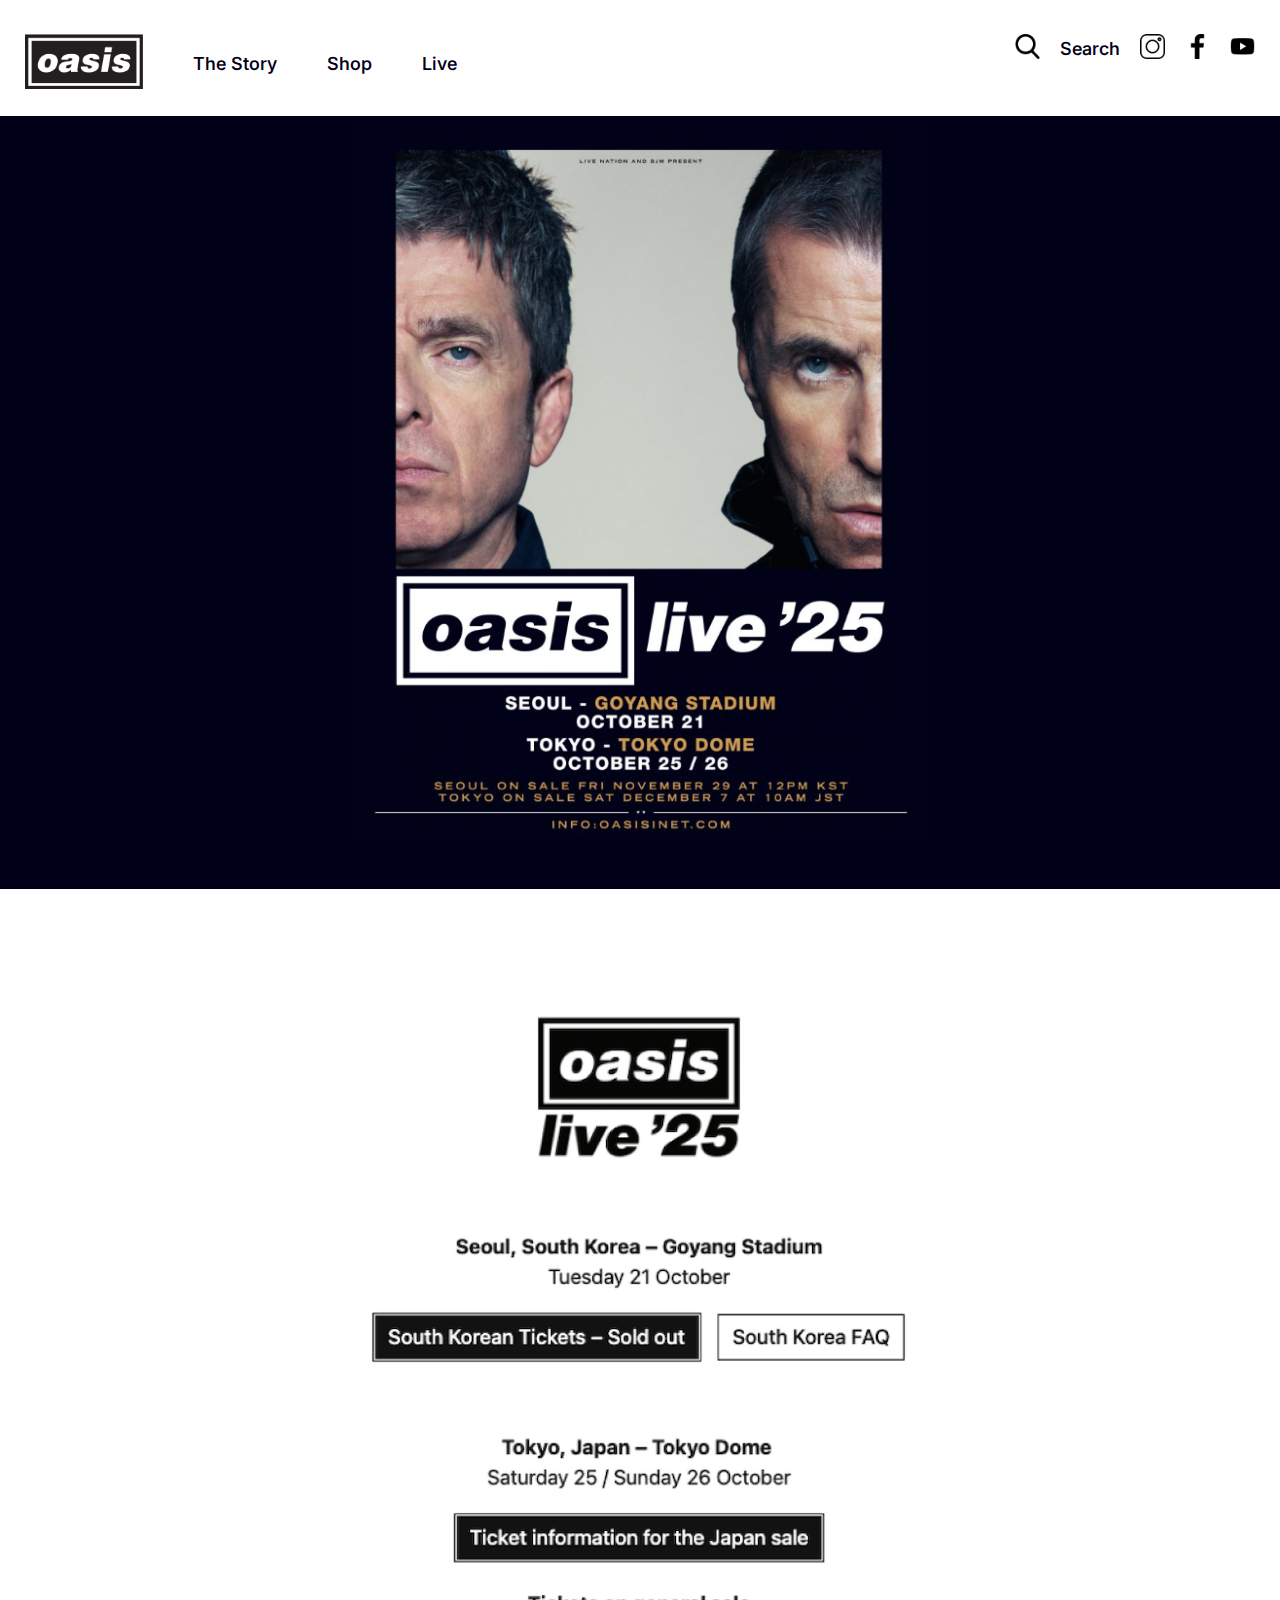
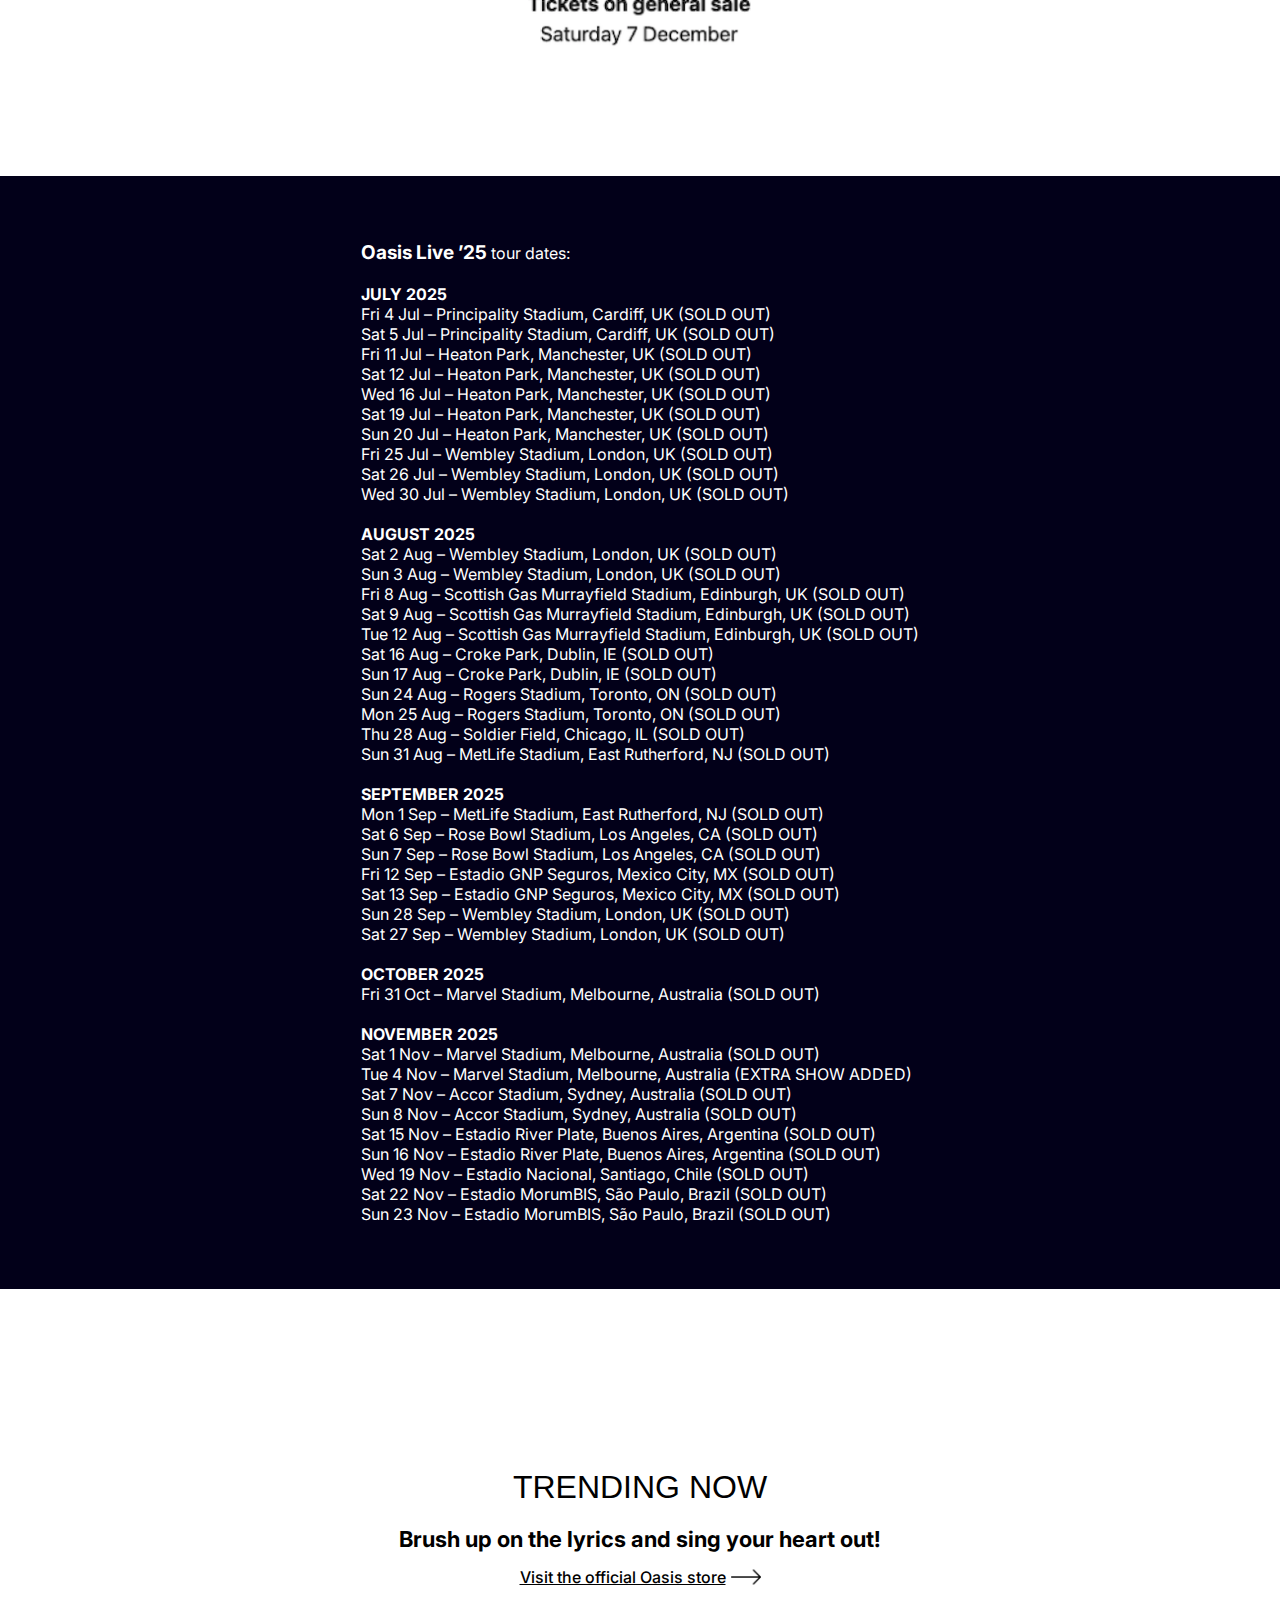
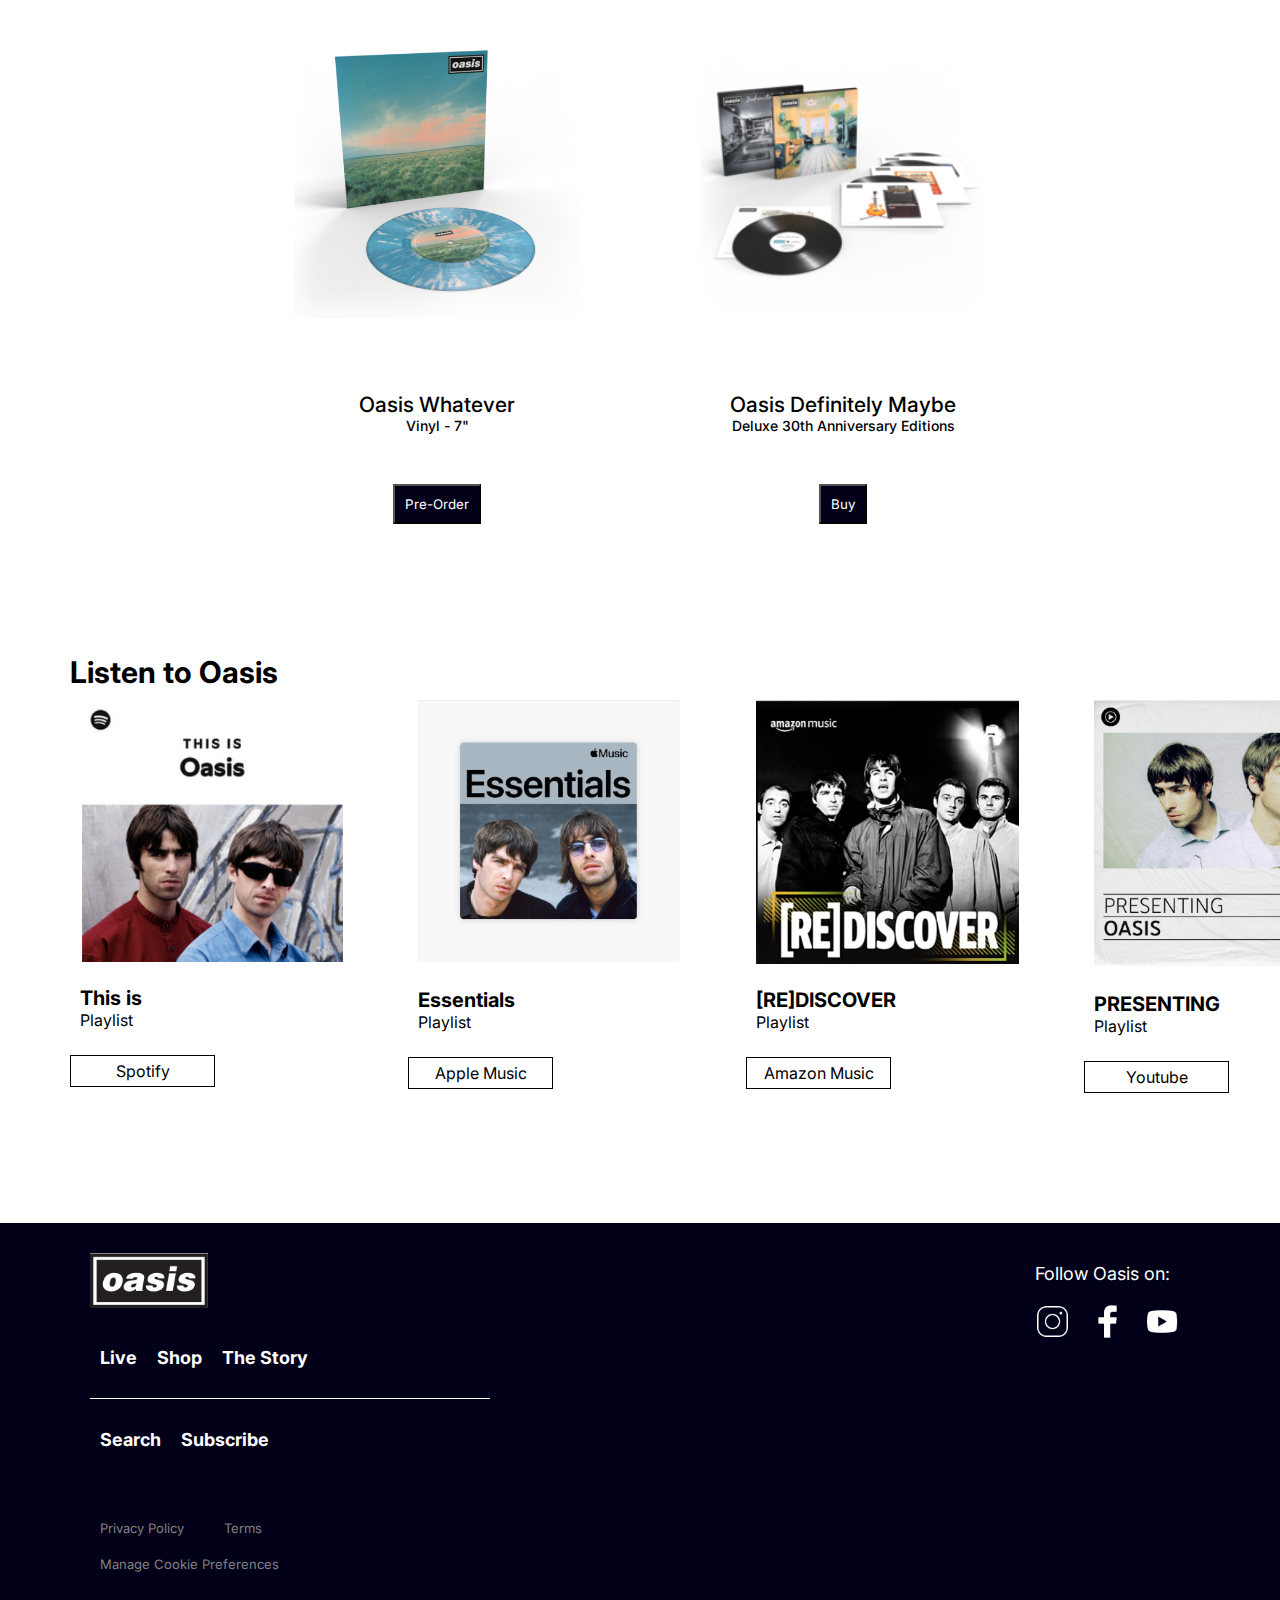
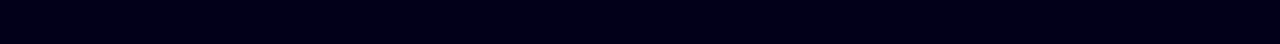
<file: index.html>
<!DOCTYPE html>
<html lang="es">
<head>
    <meta charset="UTF-8">
    <meta name="viewport" content="width=device-width, initial-scale=1.0">
    <title>Oasis | Official Website</title>
    <link rel="stylesheet" href="assets/css/oasis-store-style.css">
    <link href="https://fonts.googleapis.com/css2?family=Inter:wght@100;200;300;400;500;600;700;800;900&display=swap" rel="stylesheet">


</head>
<body>
    <header>
        <nav>
        <div class="left-nav">
        <li><a href="index.html" target="_blank"><img class="logooasis" src="assets/images/oasis-logo.png" alt=""></a></li>
        <li><a href="oasis-store-story.html" target="_blank">The Story</a></li>
        <li><a href="oasis-store-shop.html" target="_blank">Shop</a></li>
        <li><a href="index.html" target="_blank">Live</a></li>
        </div>
        <div class="right-nav">
        <li><img class="icono" src="assets/images/lupa-icon.png" alt=""></li>
        <li>Search</li>
        <li><a href="https://www.instagram.com/oasis/" target="_blank"><img class="icono" src="assets/images/instagram-icon.png" alt=""></a></li>
        <li><a href="https://www.facebook.com/OasisOfficial" target="_blank"><img class="icono" src="assets/images/facebook-icon.png" alt=""></a></li>
        <li><a href="https://www.youtube.com/channel/UCUDVBtnOQi4c7E8jebpjc9Q" target="_blank"><img class="icono" src="assets/images/youtube-icon.png" alt=""></a></li>
        </div>
        </nav>
    </header>
    
    <div class="home-page">
        <div class="oasis-live1">
        <img src="assets/images/oasis-live1.png" alt="" style="width: 580px;">
        </div>
        
        <div class="oasis-live2">
        <img src="assets/images/oasis-live2.png" alt="" style="width: 614px;">
        </div>

        <div class="oasis-live3">
            <p>
                <b style="font-weight: bolder; font-size: 19px;">Oasis Live ’25</b> tour dates: <br>
                <br>
                <b>JULY 2025</b> <br>
                Fri 4 Jul – Principality Stadium, Cardiff, UK (SOLD OUT) <br>
                Sat 5 Jul – Principality Stadium, Cardiff, UK (SOLD OUT) <br>
                Fri 11 Jul – Heaton Park, Manchester, UK (SOLD OUT) <br>
                Sat 12 Jul – Heaton Park, Manchester, UK (SOLD OUT) <br>
                Wed 16 Jul – Heaton Park, Manchester, UK (SOLD OUT) <br>
                Sat 19 Jul – Heaton Park, Manchester, UK (SOLD OUT) <br>
                Sun 20 Jul – Heaton Park, Manchester, UK (SOLD OUT) <br>
                Fri 25 Jul – Wembley Stadium, London, UK (SOLD OUT) <br>
                Sat 26 Jul – Wembley Stadium, London, UK (SOLD OUT) <br>
                Wed 30 Jul – Wembley Stadium, London, UK (SOLD OUT) <br>
                <br>
                <b>AUGUST 2025</b> <br>
                Sat 2 Aug – Wembley Stadium, London, UK (SOLD OUT) <br>
                Sun 3 Aug – Wembley Stadium, London, UK (SOLD OUT) <br>
                Fri 8 Aug – Scottish Gas Murrayfield Stadium, Edinburgh, UK (SOLD OUT) <br>
                Sat 9 Aug – Scottish Gas Murrayfield Stadium, Edinburgh, UK (SOLD OUT) <br>
                Tue 12 Aug – Scottish Gas Murrayfield Stadium, Edinburgh, UK (SOLD OUT) <br>
                Sat 16 Aug – Croke Park, Dublin, IE (SOLD OUT) <br>
                Sun 17 Aug – Croke Park, Dublin, IE (SOLD OUT) <br>
                Sun 24 Aug – Rogers Stadium, Toronto, ON (SOLD OUT) <br>
                Mon 25 Aug – Rogers Stadium, Toronto, ON (SOLD OUT) <br>
                Thu 28 Aug – Soldier Field, Chicago, IL (SOLD OUT) <br>
                Sun 31 Aug – MetLife Stadium, East Rutherford, NJ (SOLD OUT) <br>
                <br>
                <b>SEPTEMBER 2025</b> <br>
                Mon 1 Sep – MetLife Stadium, East Rutherford, NJ (SOLD OUT) <br>
                Sat 6 Sep – Rose Bowl Stadium, Los Angeles, CA (SOLD OUT) <br>
                Sun 7 Sep – Rose Bowl Stadium, Los Angeles, CA (SOLD OUT) <br>
                Fri 12 Sep – Estadio GNP Seguros, Mexico City, MX (SOLD OUT) <br>
                Sat 13 Sep – Estadio GNP Seguros, Mexico City, MX (SOLD OUT) <br>
                Sun 28 Sep – Wembley Stadium, London, UK (SOLD OUT) <br>
                Sat 27 Sep – Wembley Stadium, London, UK (SOLD OUT) <br>
                <br>
                <b>OCTOBER 2025</b> <br>
                Fri 31 Oct – Marvel Stadium, Melbourne, Australia (SOLD OUT) <br>
                <br>
                <b>NOVEMBER 2025</b> <br>
                Sat 1 Nov – Marvel Stadium, Melbourne, Australia (SOLD OUT) <br>
                Tue 4 Nov – Marvel Stadium, Melbourne, Australia (EXTRA SHOW ADDED) <br>
                Sat 7 Nov – Accor Stadium, Sydney, Australia (SOLD OUT) <br>
                Sun 8 Nov – Accor Stadium, Sydney, Australia (SOLD OUT) <br>
                Sat 15 Nov – Estadio River Plate, Buenos Aires, Argentina (SOLD OUT) <br>
                Sun 16 Nov – Estadio River Plate, Buenos Aires, Argentina (SOLD OUT) <br>
                Wed 19 Nov – Estadio Nacional, Santiago, Chile (SOLD OUT) <br>
                Sat 22 Nov – Estadio MorumBIS, São Paulo, Brazil (SOLD OUT) <br>
                Sun 23 Nov – Estadio MorumBIS, São Paulo, Brazil (SOLD OUT) <br>
            </p>
        </div>

        <div class="selected-collection-home">
            <div class="message">
            <li class="message-title">TRENDING NOW</li>
            <li class="message-text" >Brush up on the lyrics and sing your heart out!</li>
            <li class="visit-store">
                <a href="oasis-store-shop.html" target="_blank">Visit the official Oasis store
                <img src="assets/images/right-arrow.png" alt=""></a>
            </li>
            </div>
            <div class="selected-product">
            <div class="item">
                <li><img src="assets/images/oasis-whatever.png" alt=""></li>
                <li style="font-size: 21px; padding-bottom: 0%; padding-top: 60px;">Oasis Whatever</li>
                <li style="font-size: 14px; padding-top: 0%; padding-bottom: 50px;">Vinyl - 7"</li>
                <button class="addbasket"><a href="oasis-store-product2.html" target="_blank">Pre-Order</a></>
            </div>
            <div class="item">
                <li><img src="assets/images/productimage2.png" alt=""></li>
                <li style="font-size: 21px; padding-bottom: 0%; padding-top: 60px;">Oasis Definitely Maybe</li>
                <li style="font-size: 14px; padding-top: 0%; padding-bottom: 50px;">Deluxe 30th Anniversary Editions</li>
                <button class="addbasket"><a href="oasis-store-product.html" target="_blank">Buy</a></>
            </div>
            </div>
        </div>

        <div class="listen">
            <p>Listen to Oasis</p>
            <div class="playlist">
            <div class="playlist-media">
                <li><img src="assets/images/oasis-spotify.png" alt=""></li>
                <li style="font-size: 20px; font-weight: bolder;  padding-bottom: 0%;">This is</li>
                <li style="padding-top: 0%; padding-bottom: 25px;">Playlist</li>
                <li class="audioformat" style="width: 145px;"><a href="https://open.spotify.com/playlist/37i9dQZF1DZ06evO1vHAZO" target="_blank">Spotify</a></li>
            </div>
            <div class="playlist-media">
                <li><img src="assets/images/oasis-apple.png" alt=""></li>
                <li style="font-size: 20px; font-weight: bolder; padding-bottom: 0%;">Essentials</li>
                <li style="padding-top: 0%; padding-bottom: 25px;">Playlist</li>
                <li class="audioformat" style="width: 145px;"><a href="https://music.apple.com/us/playlist/oasis-essentials/pl.ef734a314b8a4d68af6a03918f24fb36" target="blank">Apple Music</a></li>
            </div>
            <div class="playlist-media">
                <li><img src="assets/images/oasis-amazon.png" alt=""></li>
                <li style="font-size: 20px; font-weight: bolder; padding-bottom: 0%;">[RE]DISCOVER</li>
                <li style="padding-top: 0%; padding-bottom: 25px;">Playlist</li>
                <li class="audioformat" style="width: 145px;"><a href="https://www.amazon.es/REDISCOVER-Oasis/dp/B0DCP8SRH2" target="_blank">Amazon Music</a></li>
            </div>
            <div class="playlist-media">
                <li><img src="assets/images/oasis-youtube.png" alt=""></li>
                <li style="font-size: 20px; font-weight: bolder; padding-bottom: 0%;">PRESENTING</li>
                <li style="padding-top: 0%; padding-bottom: 25px;">Playlist</li>
                <li class="audioformat" style="width: 145px;"><a href="https://www.youtube.com/playlist?list=RDCLAK5uy_kIHyENe_MJL0ztoFsyFrKTZFQMsVmXzWo" target="_blank">Youtube</a></li>
            </div>
            </div>
        </div>
    </div>
    
    

    <footer>
    
    <div class="footerleft">
        <a href="index.html" target="_blank"><img class="logooasis" src="assets/images/oasis-logo.png" alt=""></a>
        <div class="footlist" style="padding-top: 25px;">
            <li><a href="index.html" target="_blank">Live</a></li>
            <li><a href="oasis-store-shop.html" target="_blank">Shop</a></li>
            <li><a href="oasis-store-story.html" target="_blank">The Story</a></li>
        </div>
        <div class="whiteline"></div>
        <div class="footlist">
            <li>Search</li>
            <li>Subscribe</li>
        </div>
        <div class="terms">
            <div class="top">
                <li>Privacy Policy</li>
                <li>Terms</li>
            </div>
            <li class="bottom">Manage Cookie Preferences</li>
        </div>
    </div>
    
    <div class="footerright">
        <div><li>Follow Oasis on:</li></div>
        <div class="footlist">
            <li><a href="https://www.instagram.com/oasis/" target="_blank"><img class="iconow" src="assets/images/instagram-iconwhite.png" alt=""></a></li>
            <li><a href="https://www.facebook.com/OasisOfficial" target="_blank"><img class="iconow" src="assets/images/facebook-iconwhite.png" alt=""></a></li>
            <li><a href="https://www.youtube.com/channel/UCUDVBtnOQi4c7E8jebpjc9Q" target="_blank"><img class="iconow" src="assets/images/youtube-iconwhite.png" alt=""></a></li>
        </div>
    </div>
    </footer>


</body>
</html>
</file>
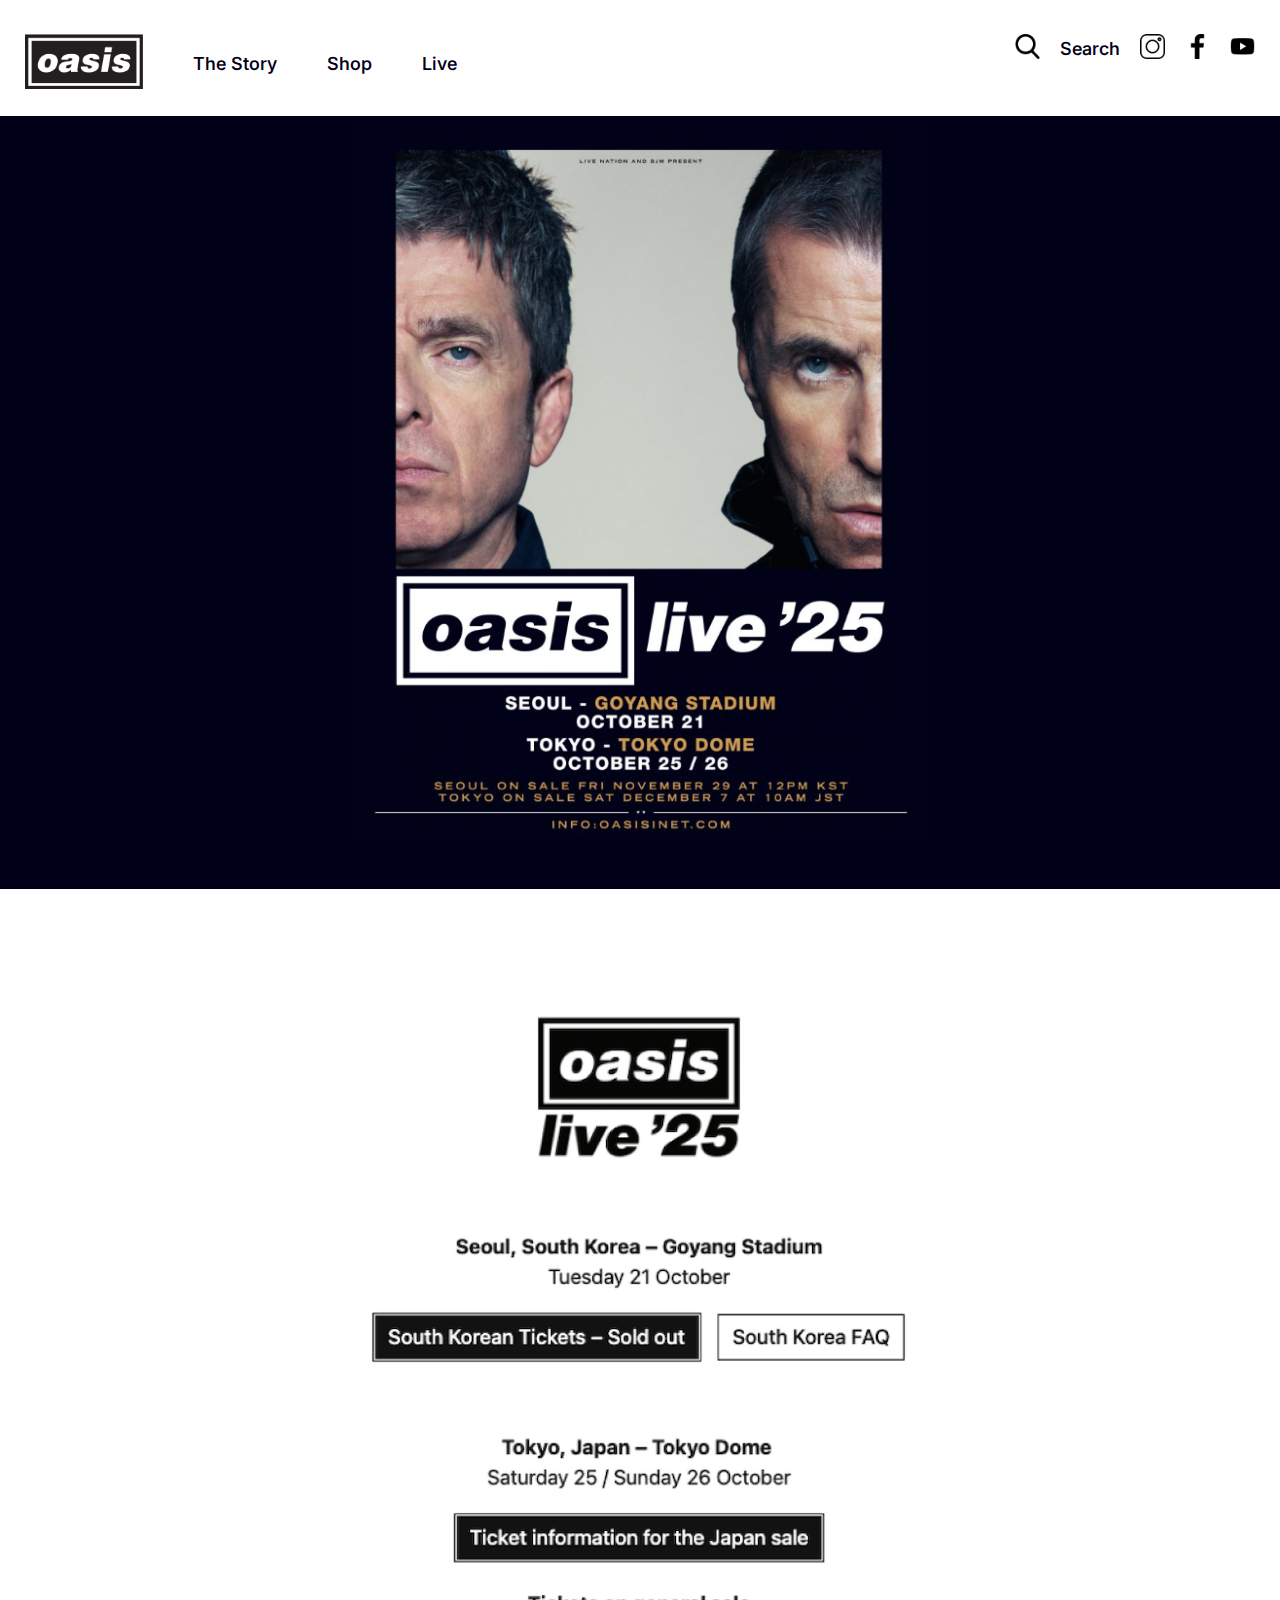
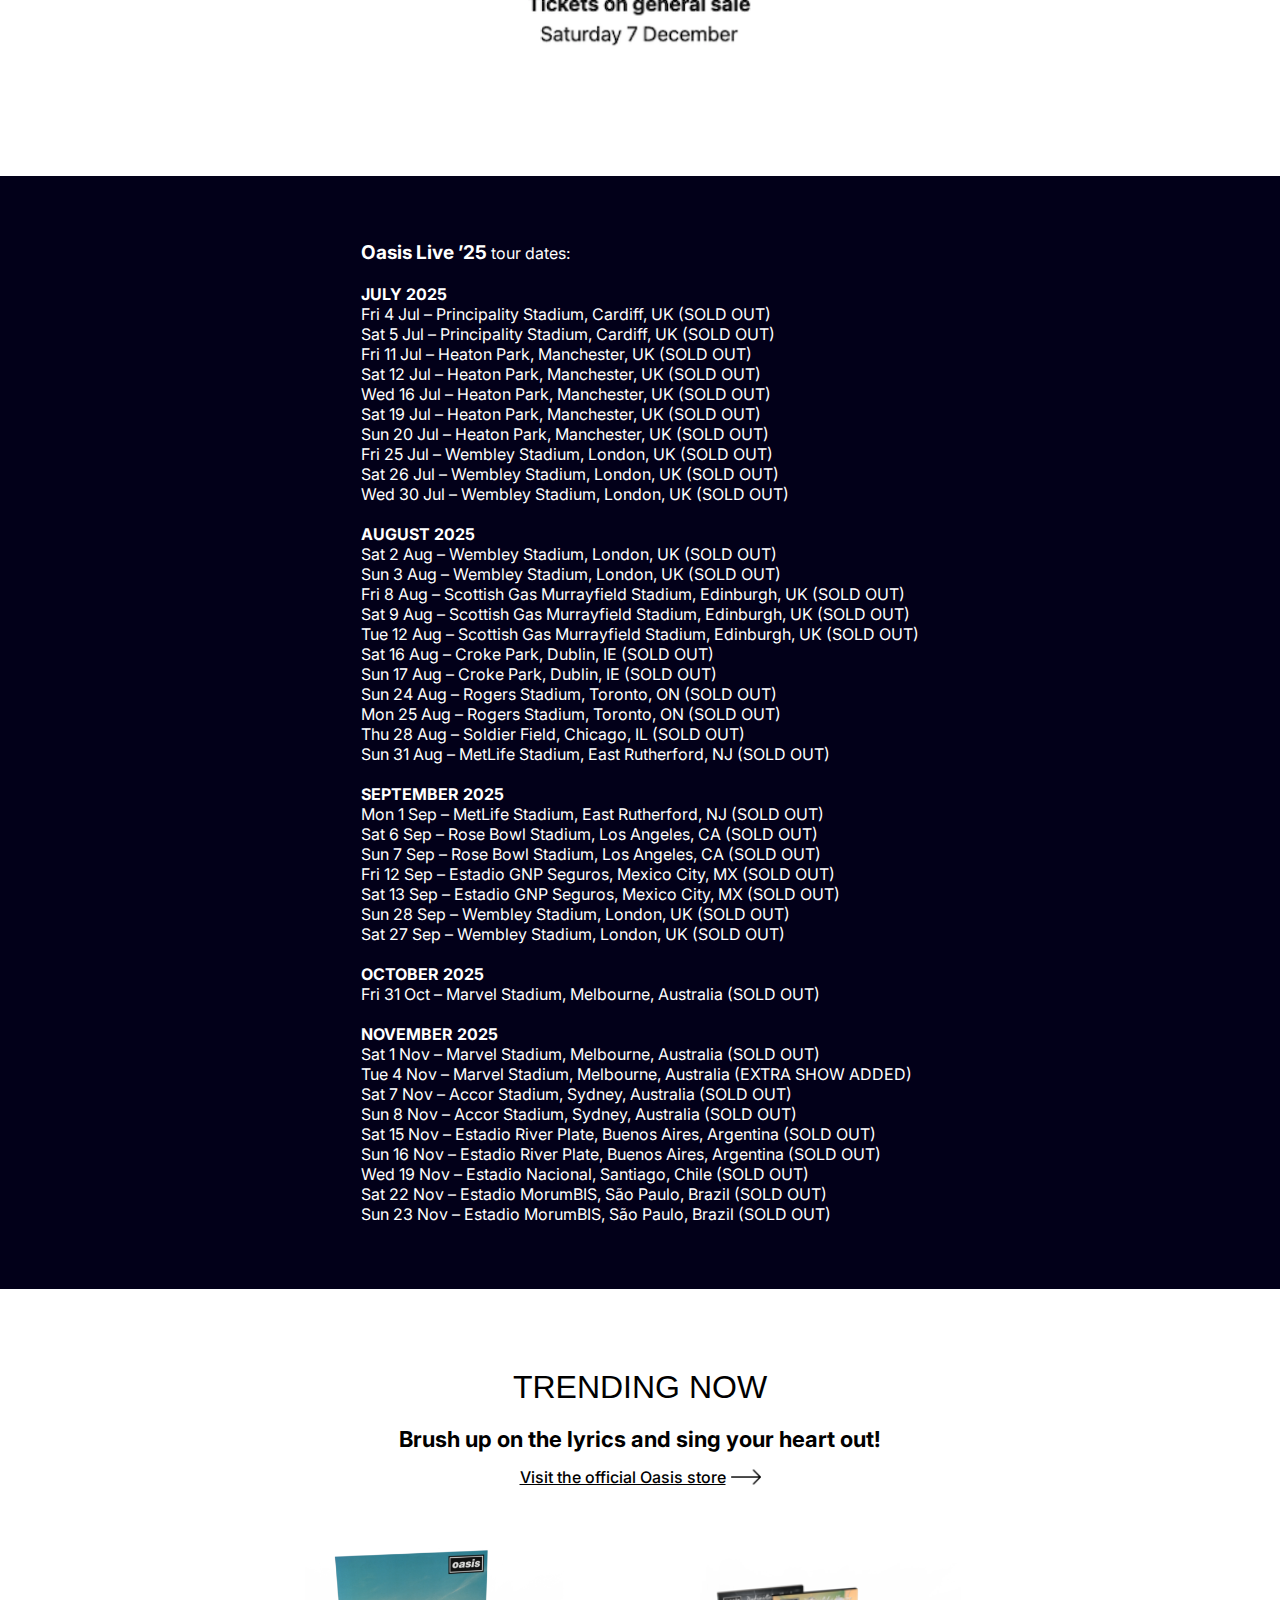
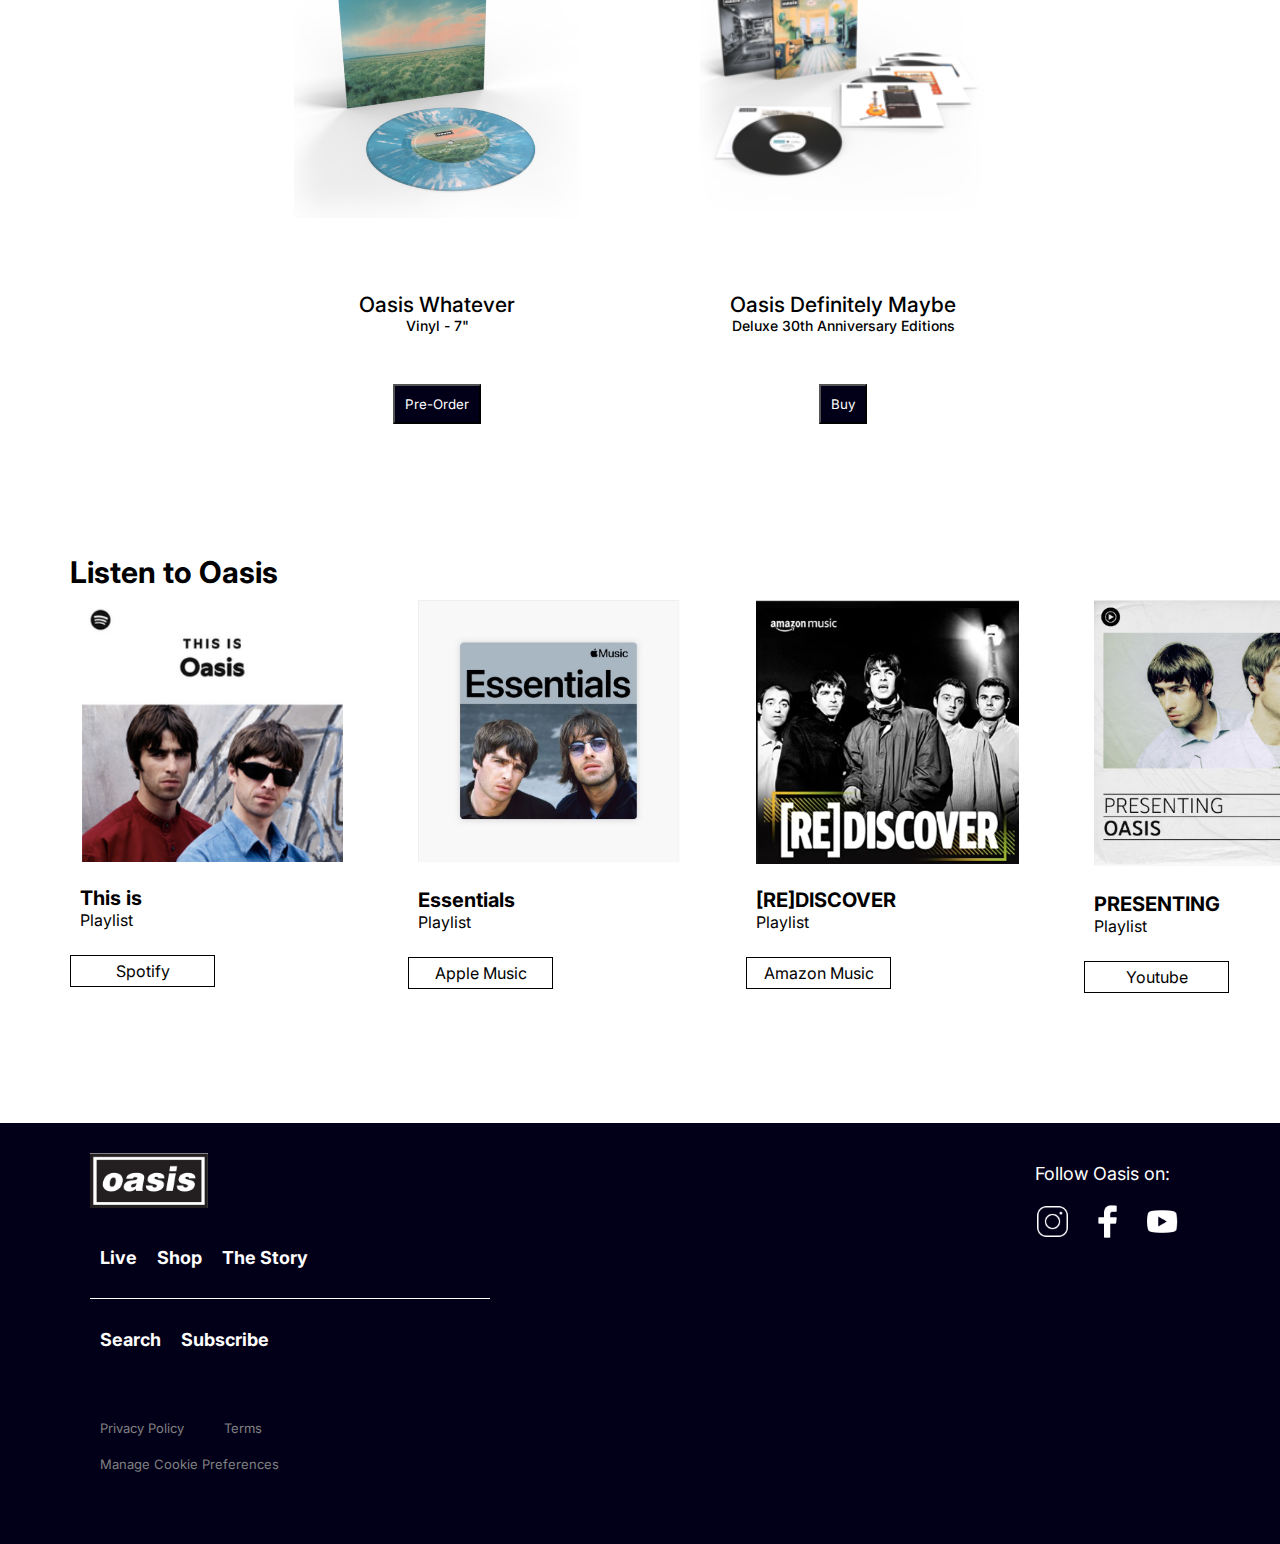
<file: oasis-store-home.html>
<!DOCTYPE html>
<html lang="es">
<head>
    <meta charset="UTF-8">
    <meta name="viewport" content="width=device-width, initial-scale=1.0">
    <title>Oasis | Official Website</title>
    <link rel="stylesheet" href="assets/css/oasis-store-style.css">
    <link href="https://fonts.googleapis.com/css2?family=Inter:wght@100;200;300;400;500;600;700;800;900&display=swap" rel="stylesheet">


</head>
<body>
    <header>
        <nav>
        <div class="left-nav">
        <li><a href="oasis-store-home.html" target="_blank"><img class="logooasis" src="assets/images/oasis-logo.png" alt=""></a></li>
        <li><a href="oasis-store-story.html" target="_blank">The Story</a></li>
        <li><a href="oasis-store-shop.html" target="_blank">Shop</a></li>
        <li><a href="oasis-store-home.html" target="_blank">Live</a></li>
        </div>
        <div class="right-nav">
        <li><img class="icono" src="assets/images/lupa-icon.png" alt=""></li>
        <li>Search</li>
        <li><a href="https://www.instagram.com/oasis/" target="_blank"><img class="icono" src="assets/images/instagram-icon.png" alt=""></a></li>
        <li><a href="https://www.facebook.com/OasisOfficial" target="_blank"><img class="icono" src="assets/images/facebook-icon.png" alt=""></a></li>
        <li><a href="https://www.youtube.com/channel/UCUDVBtnOQi4c7E8jebpjc9Q" target="_blank"><img class="icono" src="assets/images/youtube-icon.png" alt=""></a></li>
        </div>
        </nav>
    </header>
    
    <div class="home-page">
        <div class="oasis-live1">
        <img src="assets/images/oasis-live1.png" alt="" style="width: 580px;">
        </div>
        
        <div class="oasis-live2">
        <img src="assets/images/oasis-live2.png" alt="" style="width: 614px;">
        </div>

        <div class="oasis-live3">
            <p>
                <b style="font-weight: bolder; font-size: 19px;">Oasis Live ’25</b> tour dates: <br>
                <br>
                <b>JULY 2025</b> <br>
                Fri 4 Jul – Principality Stadium, Cardiff, UK (SOLD OUT) <br>
                Sat 5 Jul – Principality Stadium, Cardiff, UK (SOLD OUT) <br>
                Fri 11 Jul – Heaton Park, Manchester, UK (SOLD OUT) <br>
                Sat 12 Jul – Heaton Park, Manchester, UK (SOLD OUT) <br>
                Wed 16 Jul – Heaton Park, Manchester, UK (SOLD OUT) <br>
                Sat 19 Jul – Heaton Park, Manchester, UK (SOLD OUT) <br>
                Sun 20 Jul – Heaton Park, Manchester, UK (SOLD OUT) <br>
                Fri 25 Jul – Wembley Stadium, London, UK (SOLD OUT) <br>
                Sat 26 Jul – Wembley Stadium, London, UK (SOLD OUT) <br>
                Wed 30 Jul – Wembley Stadium, London, UK (SOLD OUT) <br>
                <br>
                <b>AUGUST 2025</b> <br>
                Sat 2 Aug – Wembley Stadium, London, UK (SOLD OUT) <br>
                Sun 3 Aug – Wembley Stadium, London, UK (SOLD OUT) <br>
                Fri 8 Aug – Scottish Gas Murrayfield Stadium, Edinburgh, UK (SOLD OUT) <br>
                Sat 9 Aug – Scottish Gas Murrayfield Stadium, Edinburgh, UK (SOLD OUT) <br>
                Tue 12 Aug – Scottish Gas Murrayfield Stadium, Edinburgh, UK (SOLD OUT) <br>
                Sat 16 Aug – Croke Park, Dublin, IE (SOLD OUT) <br>
                Sun 17 Aug – Croke Park, Dublin, IE (SOLD OUT) <br>
                Sun 24 Aug – Rogers Stadium, Toronto, ON (SOLD OUT) <br>
                Mon 25 Aug – Rogers Stadium, Toronto, ON (SOLD OUT) <br>
                Thu 28 Aug – Soldier Field, Chicago, IL (SOLD OUT) <br>
                Sun 31 Aug – MetLife Stadium, East Rutherford, NJ (SOLD OUT) <br>
                <br>
                <b>SEPTEMBER 2025</b> <br>
                Mon 1 Sep – MetLife Stadium, East Rutherford, NJ (SOLD OUT) <br>
                Sat 6 Sep – Rose Bowl Stadium, Los Angeles, CA (SOLD OUT) <br>
                Sun 7 Sep – Rose Bowl Stadium, Los Angeles, CA (SOLD OUT) <br>
                Fri 12 Sep – Estadio GNP Seguros, Mexico City, MX (SOLD OUT) <br>
                Sat 13 Sep – Estadio GNP Seguros, Mexico City, MX (SOLD OUT) <br>
                Sun 28 Sep – Wembley Stadium, London, UK (SOLD OUT) <br>
                Sat 27 Sep – Wembley Stadium, London, UK (SOLD OUT) <br>
                <br>
                <b>OCTOBER 2025</b> <br>
                Fri 31 Oct – Marvel Stadium, Melbourne, Australia (SOLD OUT) <br>
                <br>
                <b>NOVEMBER 2025</b> <br>
                Sat 1 Nov – Marvel Stadium, Melbourne, Australia (SOLD OUT) <br>
                Tue 4 Nov – Marvel Stadium, Melbourne, Australia (EXTRA SHOW ADDED) <br>
                Sat 7 Nov – Accor Stadium, Sydney, Australia (SOLD OUT) <br>
                Sun 8 Nov – Accor Stadium, Sydney, Australia (SOLD OUT) <br>
                Sat 15 Nov – Estadio River Plate, Buenos Aires, Argentina (SOLD OUT) <br>
                Sun 16 Nov – Estadio River Plate, Buenos Aires, Argentina (SOLD OUT) <br>
                Wed 19 Nov – Estadio Nacional, Santiago, Chile (SOLD OUT) <br>
                Sat 22 Nov – Estadio MorumBIS, São Paulo, Brazil (SOLD OUT) <br>
                Sun 23 Nov – Estadio MorumBIS, São Paulo, Brazil (SOLD OUT) <br>
            </p>
        </div>

        <div class="selected-collection">
            <div class="message">
            <li class="message-title">TRENDING NOW</li>
            <li class="message-text" >Brush up on the lyrics and sing your heart out!</li>
            <li class="visit-store">
                <a href="oasis-store-shop.html" target="_blank">Visit the official Oasis store
                <img src="assets/images/right-arrow.png" alt=""></a>
            </li>
            </div>
            <div class="selected-product">
            <div class="item">
                <li><img src="assets/images/oasis-whatever.png" alt=""></li>
                <li style="font-size: 21px; padding-bottom: 0%; padding-top: 60px;">Oasis Whatever</li>
                <li style="font-size: 14px; padding-top: 0%; padding-bottom: 50px;">Vinyl - 7"</li>
                <button class="addbasket"><a href="oasis-store-product2.html" target="_blank">Pre-Order</a></>
            </div>
            <div class="item">
                <li><img src="assets/images/productimage2.png" alt=""></li>
                <li style="font-size: 21px; padding-bottom: 0%; padding-top: 60px;">Oasis Definitely Maybe</li>
                <li style="font-size: 14px; padding-top: 0%; padding-bottom: 50px;">Deluxe 30th Anniversary Editions</li>
                <button class="addbasket"><a href="oasis-store-product.html" target="_blank">Buy</a></>
            </div>
            </div>
        </div>

        <div class="listen">
            <p>Listen to Oasis</p>
            <div class="playlist">
            <div class="playlist-media">
                <li><img src="assets/images/oasis-spotify.png" alt=""></li>
                <li style="font-size: 20px; font-weight: bolder;  padding-bottom: 0%;">This is</li>
                <li style="padding-top: 0%; padding-bottom: 25px;">Playlist</li>
                <li class="audioformat" style="width: 145px;"><a href="https://open.spotify.com/playlist/37i9dQZF1DZ06evO1vHAZO" target="_blank">Spotify</a></li>
            </div>
            <div class="playlist-media">
                <li><img src="assets/images/oasis-apple.png" alt=""></li>
                <li style="font-size: 20px; font-weight: bolder; padding-bottom: 0%;">Essentials</li>
                <li style="padding-top: 0%; padding-bottom: 25px;">Playlist</li>
                <li class="audioformat" style="width: 145px;"><a href="https://music.apple.com/us/playlist/oasis-essentials/pl.ef734a314b8a4d68af6a03918f24fb36" target="blank">Apple Music</a></li>
            </div>
            <div class="playlist-media">
                <li><img src="assets/images/oasis-amazon.png" alt=""></li>
                <li style="font-size: 20px; font-weight: bolder; padding-bottom: 0%;">[RE]DISCOVER</li>
                <li style="padding-top: 0%; padding-bottom: 25px;">Playlist</li>
                <li class="audioformat" style="width: 145px;"><a href="https://www.amazon.es/REDISCOVER-Oasis/dp/B0DCP8SRH2" target="_blank">Amazon Music</a></li>
            </div>
            <div class="playlist-media">
                <li><img src="assets/images/oasis-youtube.png" alt=""></li>
                <li style="font-size: 20px; font-weight: bolder; padding-bottom: 0%;">PRESENTING</li>
                <li style="padding-top: 0%; padding-bottom: 25px;">Playlist</li>
                <li class="audioformat" style="width: 145px;"><a href="https://www.youtube.com/playlist?list=RDCLAK5uy_kIHyENe_MJL0ztoFsyFrKTZFQMsVmXzWo" target="_blank">Youtube</a></li>
            </div>
            </div>
        </div>
    </div>
    
    

    <footer>
    
    <div class="footerleft">
        <a href="oasis-store-home.html" target="_blank"><img class="logooasis" src="assets/images/oasis-logo.png" alt=""></a>
        <div class="footlist" style="padding-top: 25px;">
            <li><a href="oasis-store-home.html" target="_blank">Live</a></li>
            <li><a href="oasis-store-shop.html" target="_blank">Shop</a></li>
            <li><a href="oasis-store-story.html" target="_blank">The Story</a></li>
        </div>
        <div class="whiteline"></div>
        <div class="footlist">
            <li>Search</li>
            <li>Subscribe</li>
        </div>
        <div class="terms">
            <div class="top">
                <li>Privacy Policy</li>
                <li>Terms</li>
            </div>
            <li class="bottom">Manage Cookie Preferences</li>
        </div>
    </div>
    
    <div class="footerright">
        <div><li>Follow Oasis on:</li></div>
        <div class="footlist">
            <li><a href="https://www.instagram.com/oasis/" target="_blank"><img class="iconow" src="assets/images/instagram-iconwhite.png" alt=""></a></li>
            <li><a href="https://www.facebook.com/OasisOfficial" target="_blank"><img class="iconow" src="assets/images/facebook-iconwhite.png" alt=""></a></li>
            <li><a href="https://www.youtube.com/channel/UCUDVBtnOQi4c7E8jebpjc9Q" target="_blank"><img class="iconow" src="assets/images/youtube-iconwhite.png" alt=""></a></li>
        </div>
    </div>
    </footer>


</body>
</html>
</file>
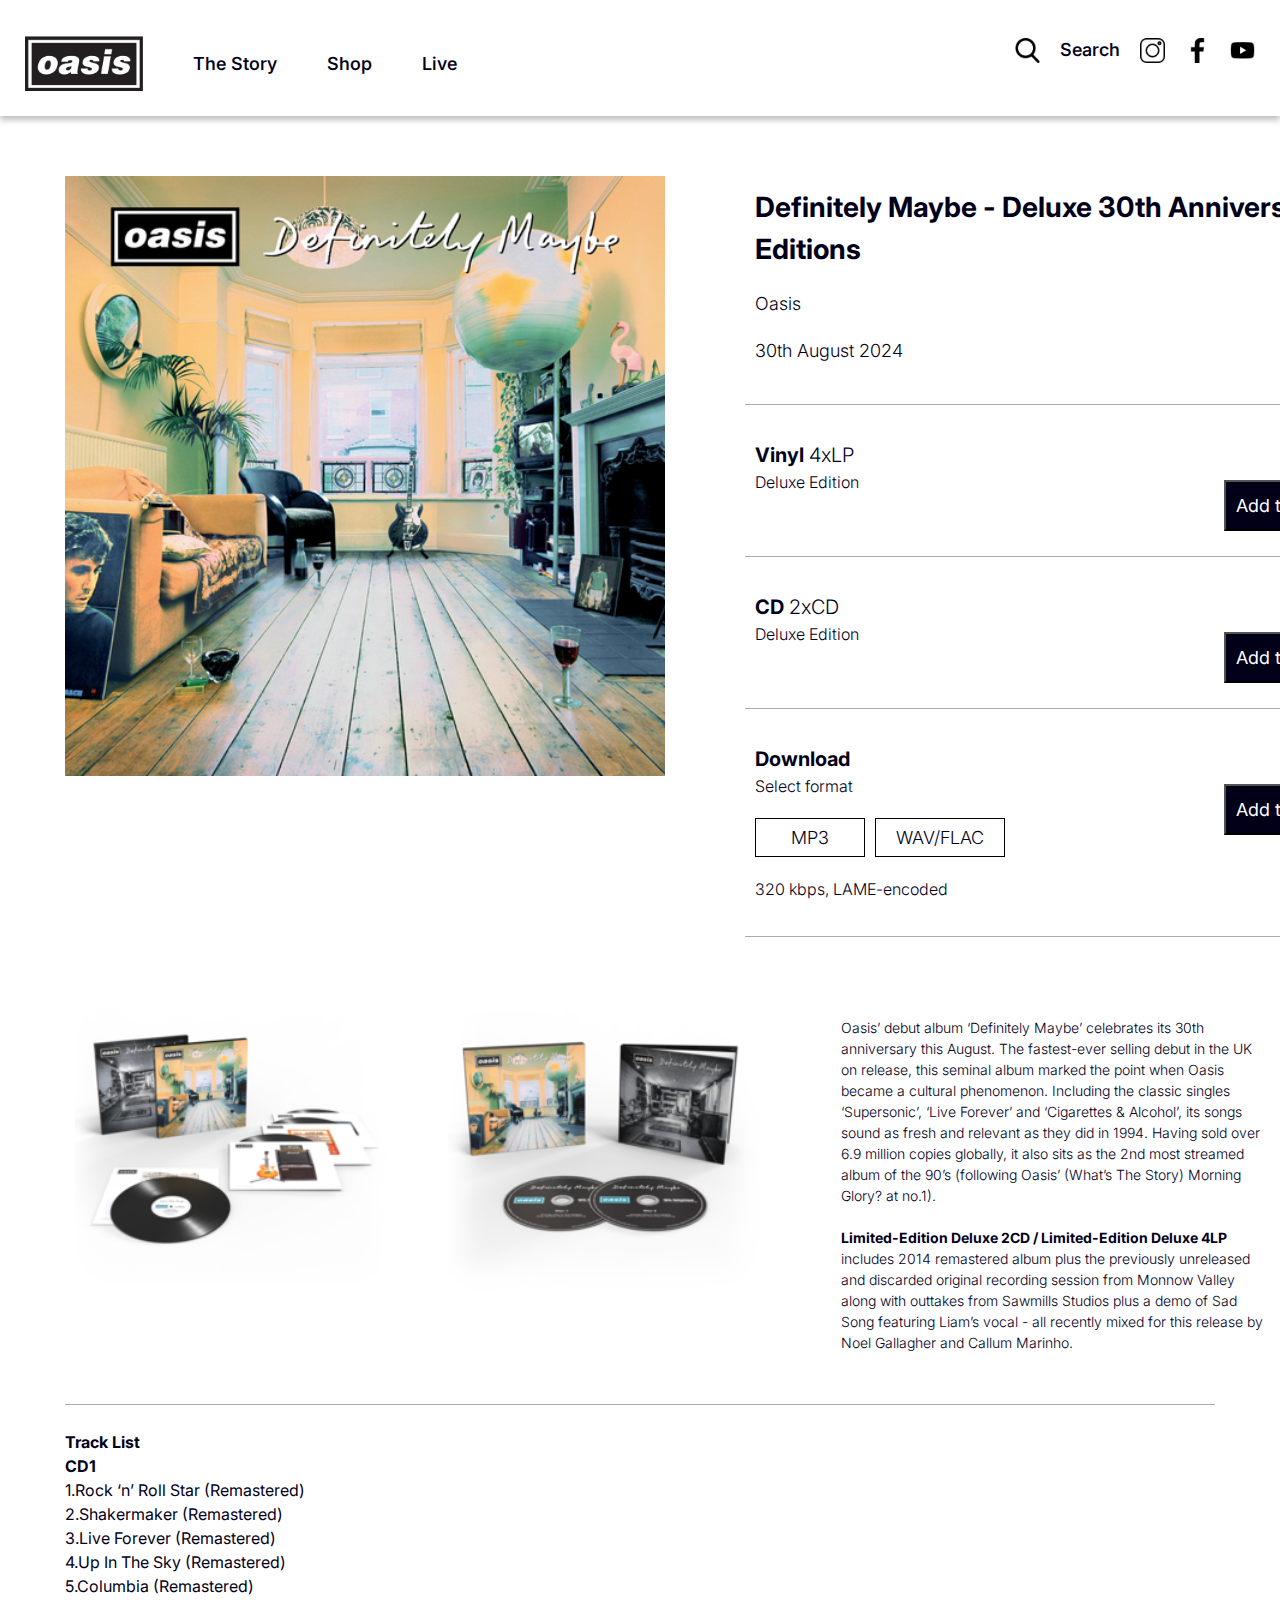
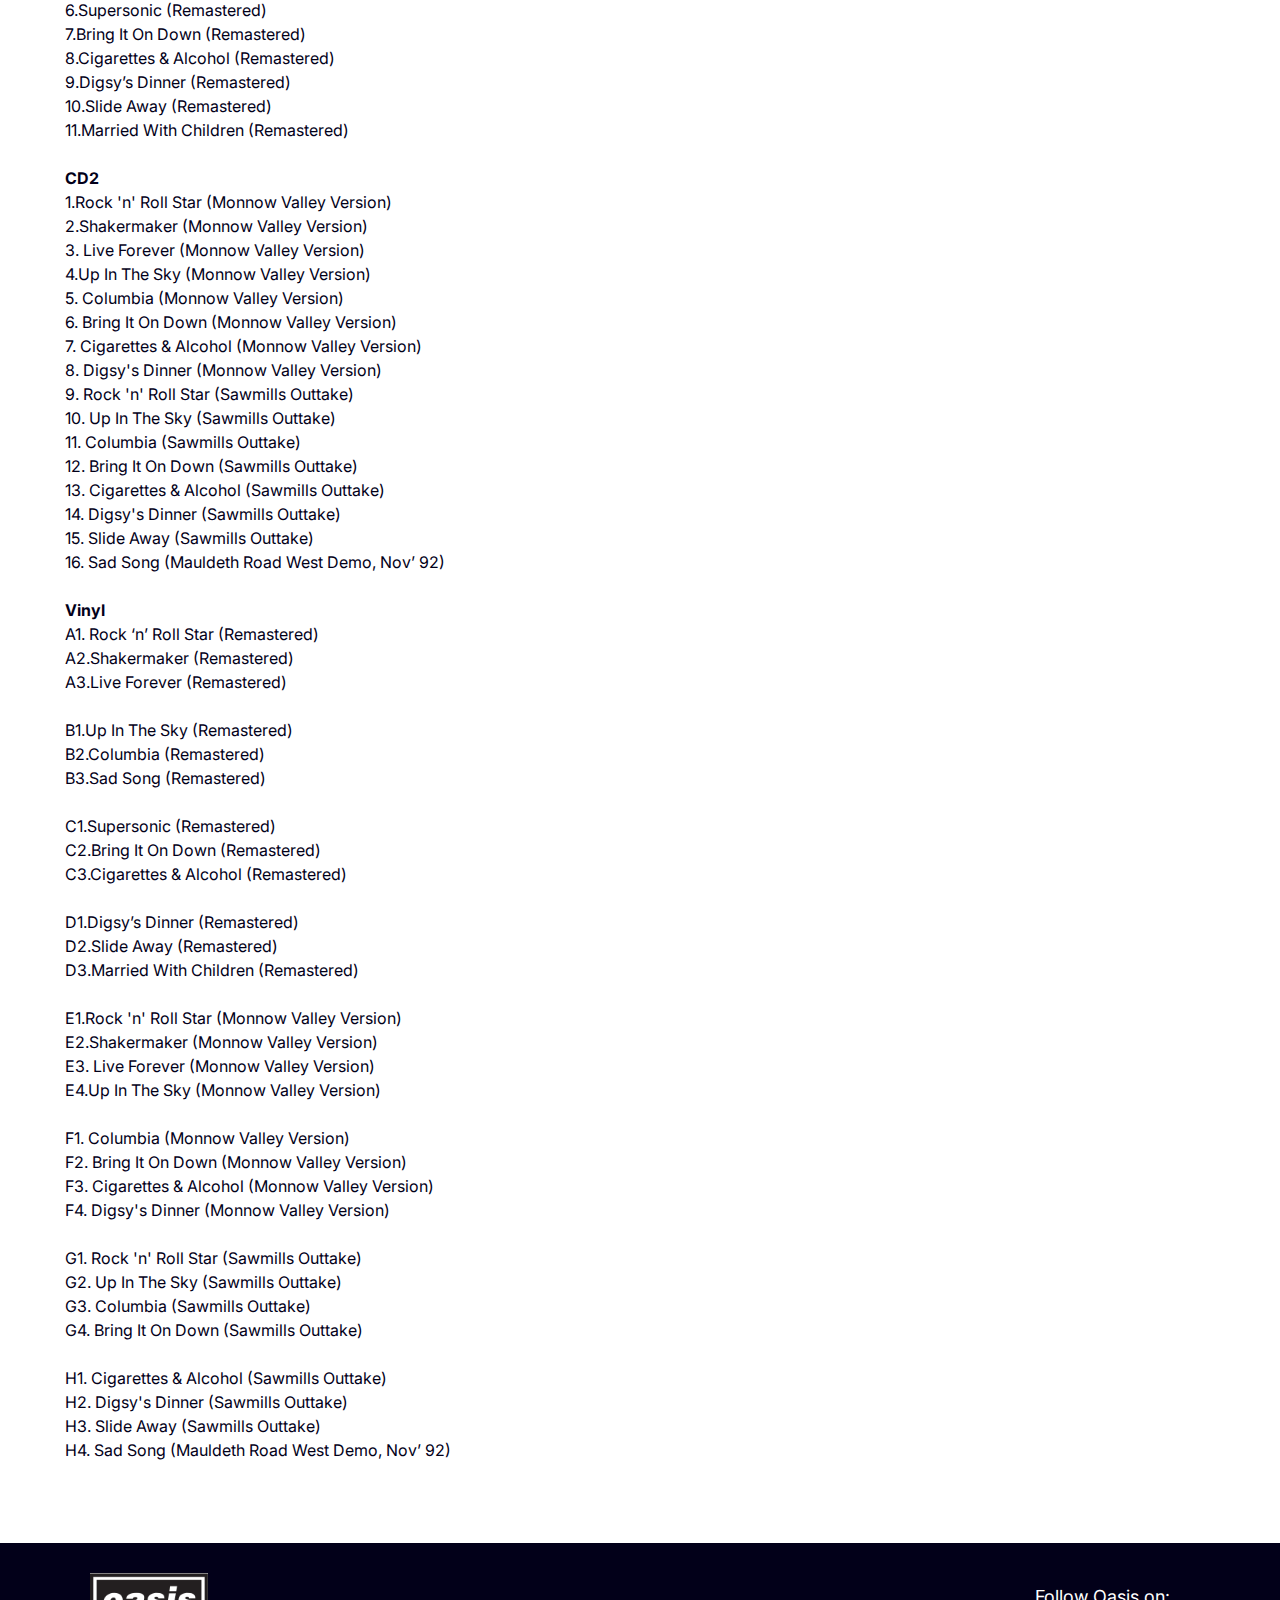
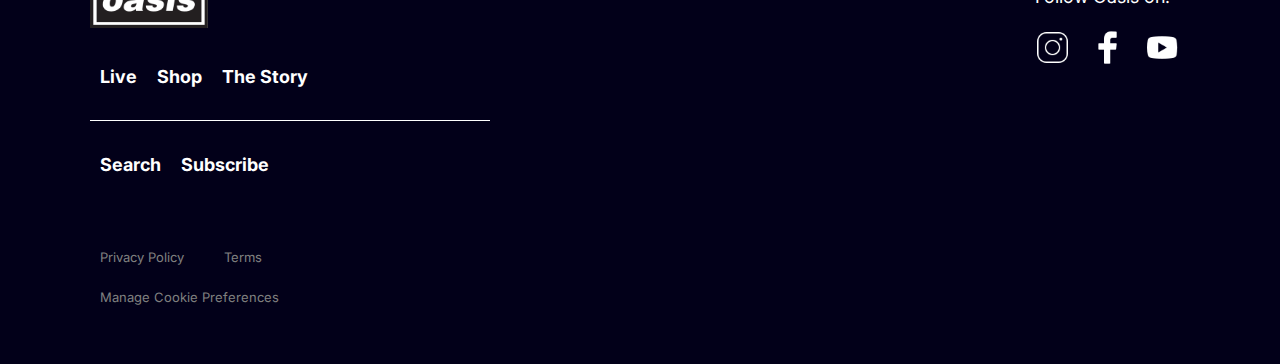
<file: oasis-store-product.html>
<!DOCTYPE html>
<html lang="es">
<head>
    <meta charset="UTF-8">
    <meta name="viewport" content="width=device-width, initial-scale=1.0">
    <title>Oasis | Definitely Maybe</title>
    <link href="https://cdn.jsdelivr.net/npm/bootstrap@5.3.0-alpha3/dist/css/bootstrap.min.css" rel="stylesheet">
    <link rel="stylesheet" href="assets/css/oasis-store-style.css">
    <link href="https://fonts.googleapis.com/css2?family=Inter:wght@100;200;300;400;500;600;700;800;900&display=swap" rel="stylesheet">


</head>
<body>
    <header>
        <nav>
        <div class="left-nav">
        <li><a href="index.html" target="_blank"><img class="logooasis" src="assets/images/oasis-logo.png" alt=""></a></li>
        <li><a href="oasis-store-story.html" target="_blank">The Story</a></li>
        <li><a href="oasis-store-shop.html" target="_blank">Shop</a></li>
        <li><a href="index.html" target="_blank">Live</a></li>
        </div>
        <div class="right-nav">
        <li><img class="icono" src="assets/images/lupa-icon.png" alt=""></li>
        <li>Search</li>
        <li><a href="https://www.instagram.com/oasis/" target="_blank"><img class="icono" src="assets/images/instagram-icon.png" alt=""></a></li>
        <li><a href="https://www.facebook.com/OasisOfficial" target="_blank"><img class="icono" src="assets/images/facebook-icon.png" alt=""></a></li>
        <li><a href="https://www.youtube.com/channel/UCUDVBtnOQi4c7E8jebpjc9Q" target="_blank"><img class="icono" src="assets/images/youtube-icon.png" alt=""></a></li>
        </div>
        </nav>
    </header>
<main>
<div class="productpage">
    <div class="pagelayout">
    <div><img class="product-main-img" src="assets/images/definitelymaybe.png" alt=""></div>
    <div class="product-details">
    <div class="product-title">
        <li class="title" style="font-weight: bold;">Definitely Maybe - Deluxe 30th Anniversary Editions</li>
        <li class="sndtitle">Oasis</li>
        <li class="sndtitle">30th August 2024</li>
    </div>
    <div class="product-prices">
        <div class="blackline"> </div>
        <div class="price">
        <div class="product-details-left">
            <li style="font-size: 20px; padding-bottom: 0;"><b style="font-weight: bold;">Vinyl</b> 4xLP</li>
            <li style="font-size: 16px; padding-top: 0;">Deluxe Edition</li>
        </div>
        <div class="product-details-right">
            <li style="font-weight: bold; font-size: 20px;">25.00 €</li>
            <button class="addbasket">Add to basket</button>
        </div>
        </div>
        <div class="blackline"> </div>
        <div class="price">
        <div class="product-details-left">
            <li style="font-size: 20px; padding-bottom: 0;"><b style="font-weight: bold;">CD</b> 2xCD</li>
            <li style="font-size: 16px; padding-top: 0;">Deluxe Edition</li>
        </div>
        <div class="product-details-right">
            <li style="font-weight: bold; font-size: 20px;">19.00 €</li>
            <button class="addbasket">Add to basket</button>
        </div>
        </div>
        <div class="blackline"></div>
        <div class="price">
        <div class="product-details-left">
            <li style="font-size: 20px; padding-bottom: 0;font-weight: bold;">Download</li>
            <li style="font-size: 16px; padding-top: 0;" >Select format</li>
            <div class="audiobutton">
                <div class="audioformat" style="width: 110px;">MP3</div>
                <div class="audioformat" style="width: 130px;">WAV/FLAC</div>
            </div>
            <li style="font-size: 16px;">320 kbps, LAME-encoded</li>
        </div>
        <div class="product-details-right">
            <li style="font-weight: bold; font-size: 20px;">15.99 €</li>
            <button class="addbasket">Add to basket</button>
        </div>
        </div>
        <div class="blackline"></div>
    </div>
    </div>
    </div>
    <div class="productdetail2">
    <div><img style="height: 313px;" src="assets/images/productimage2.png" alt=""></div>
    <div><img style="height: 313px;" src="assets/images/productimage3.png" alt=""></div>
    <div><p style="font-size: 14px; padding-top: 40px; padding-left: 20px; width: 450px; font-weight: 300;">Oasis’ debut album ‘Definitely Maybe’ celebrates its 30th anniversary this August. The fastest-ever selling debut in the UK on 
        release, this seminal album marked the point when Oasis became a cultural phenomenon. Including the classic singles ‘Supersonic’, 
        ‘Live Forever’ and ‘Cigarettes & Alcohol’, its songs sound as fresh and relevant as they did in 1994. Having sold over 6.9 million 
        copies globally, it also sits as the 2nd most streamed album of the 90’s (following Oasis’ (What’s The Story) Morning Glory? at no.1).
        <br>
        <br>
        <b style="font-weight: bold;">Limited-Edition Deluxe 2CD / Limited-Edition Deluxe 4LP</b> includes 2014 remastered album plus the previously unreleased 
        and discarded original recording session from Monnow Valley along with outtakes from Sawmills Studios plus a demo of Sad Song featuring 
        Liam’s vocal - all recently mixed for this release by Noel Gallagher and Callum Marinho.</p></div>
    </div>
    <div class="longblackline"></div>
    <div class="songlist">
        <p><b>Track List <br>
        CD1</b><br>
        1.Rock ‘n’ Roll Star (Remastered)<br>
        2.Shakermaker (Remastered) <br>
        3.Live Forever (Remastered) <br>
        4.Up In The Sky (Remastered) <br>
        5.Columbia (Remastered) <br>
        6.Supersonic (Remastered) <br>
        7.Bring It On Down (Remastered) <br>
        8.Cigarettes & Alcohol (Remastered) <br>
        9.Digsy’s Dinner (Remastered) <br>
        10.Slide Away (Remastered) <br>
        11.Married With Children (Remastered) 
        <br><br>
        <b>CD2</b> <br>
        1.Rock 'n' Roll Star (Monnow Valley Version) <br>
        2.Shakermaker (Monnow Valley Version) <br>
        3. Live Forever (Monnow Valley Version) <br>
        4.Up In The Sky (Monnow Valley Version) <br>
        5. Columbia (Monnow Valley Version) <br>
        6. Bring It On Down (Monnow Valley Version) <br>
        7. Cigarettes & Alcohol (Monnow Valley Version) <br>
        8. Digsy's Dinner (Monnow Valley Version) <br>
        9. Rock 'n' Roll Star (Sawmills Outtake) <br>
        10. Up In The Sky (Sawmills Outtake) <br>
        11. Columbia (Sawmills Outtake) <br>
        12. Bring It On Down (Sawmills Outtake) <br>
        13. Cigarettes & Alcohol (Sawmills Outtake) <br>
        14. Digsy's Dinner (Sawmills Outtake) <br>
        15. Slide Away (Sawmills Outtake) <br>
        16. Sad Song (Mauldeth Road West Demo, Nov’ 92)
        <br><br>
        <b>Vinyl</b> <br>
        A1. Rock ‘n’ Roll Star (Remastered) <br>
        A2.Shakermaker (Remastered) <br>
        A3.Live Forever (Remastered)
        <br><br>
        B1.Up In The Sky (Remastered) <br>
        B2.Columbia (Remastered) <br>
        B3.Sad Song (Remastered)
        <br><br>
        C1.Supersonic (Remastered) <br>
        C2.Bring It On Down (Remastered) <br>
        C3.Cigarettes & Alcohol (Remastered)
        <br><br>
        D1.Digsy’s Dinner (Remastered) <br>
        D2.Slide Away (Remastered) <br>
        D3.Married With Children (Remastered)
        <br><br>
        E1.Rock 'n' Roll Star (Monnow Valley Version) <br>
        E2.Shakermaker (Monnow Valley Version) <br>
        E3. Live Forever (Monnow Valley Version) <br>
        E4.Up In The Sky (Monnow Valley Version)
        <br><br>
        F1. Columbia (Monnow Valley Version) <br>
        F2. Bring It On Down (Monnow Valley Version) <br>
        F3. Cigarettes & Alcohol (Monnow Valley Version) <br>
        F4. Digsy's Dinner (Monnow Valley Version)
        <br><br>
        G1. Rock 'n' Roll Star (Sawmills Outtake) <br>
        G2. Up In The Sky (Sawmills Outtake) <br>
        G3. Columbia (Sawmills Outtake) <br>
        G4. Bring It On Down (Sawmills Outtake)
        <br><br>
        H1. Cigarettes & Alcohol (Sawmills Outtake) <br>
        H2. Digsy's Dinner (Sawmills Outtake) <br>
        H3. Slide Away (Sawmills Outtake) <br>
        H4. Sad Song (Mauldeth Road West Demo, Nov’ 92)</p>
    </div>
</div>
</main>

<footer>
    
    <div class="footerleft">
        <a href="index.html" target="_blank"><img class="logooasis" src="assets/images/oasis-logo.png" alt=""></a>
        <div class="footlist" style="padding-top: 25px;">
            <li><a href="index.html" target="_blank">Live</a></li>
            <li><a href="oasis-store-shop.html" target="_blank">Shop</a></li>
            <li><a href="oasis-store-story.html" target="_blank">The Story</a></li>
        </div>
        <div class="whiteline"></div>
        <div class="footlist">
            <li>Search</li>
            <li>Subscribe</li>
        </div>
        <div class="terms">
            <div class="top">
                <li>Privacy Policy</li>
                <li>Terms</li>
            </div>
            <li class="bottom">Manage Cookie Preferences</li>
        </div>
    </div>
    
    <div class="footerright">
        <div><li>Follow Oasis on:</li></div>
        <div class="footlist">
            <li><a href="https://www.instagram.com/oasis/" target="_blank"><img class="iconow" src="assets/images/instagram-iconwhite.png" alt=""></a></li>
            <li><a href="https://www.facebook.com/OasisOfficial" target="_blank"><img class="iconow" src="assets/images/facebook-iconwhite.png" alt=""></a></li>
            <li><a href="https://www.youtube.com/channel/UCUDVBtnOQi4c7E8jebpjc9Q" target="_blank"><img class="iconow" src="assets/images/youtube-iconwhite.png" alt=""></a></li>
        </div>
    </div>
    </footer>


</body>
</html>
</file>
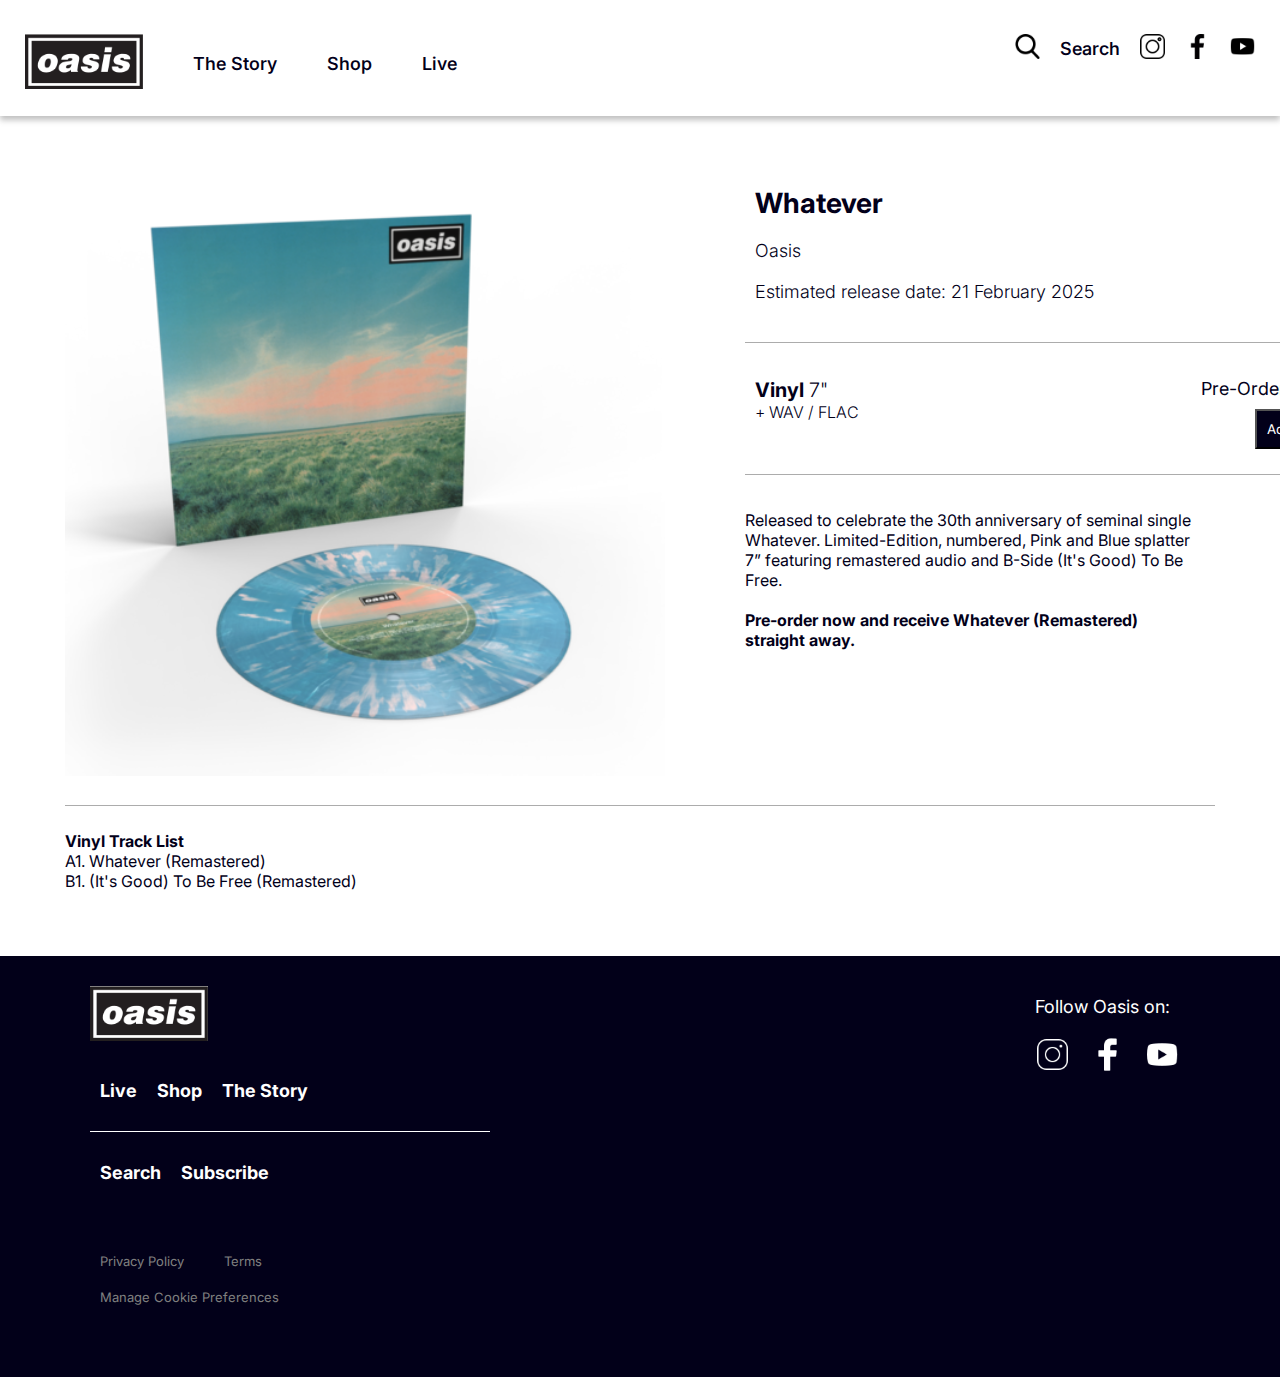
<file: oasis-store-product2.html>
<!DOCTYPE html>
<html lang="es">
<head>
    <meta charset="UTF-8">
    <meta name="viewport" content="width=device-width, initial-scale=1.0">
    <title>Oasis | Whatever</title>
    <link rel="stylesheet" href="assets/css/oasis-store-style.css">
    <link href="https://fonts.googleapis.com/css2?family=Inter:wght@100;200;300;400;500;600;700;800;900&display=swap" rel="stylesheet">


</head>
<body>
    <header>
        <nav>
        <div class="left-nav">
        <li><a href="index.html" target="_blank"><img class="logooasis" src="assets/images/oasis-logo.png" alt=""></a></li>
        <li><a href="oasis-store-story.html" target="_blank">The Story</a></li>
        <li><a href="oasis-store-shop.html" target="_blank">Shop</a></li>
        <li><a href="index.html" target="_blank">Live</a></li>
        </div>
        <div class="right-nav">
        <li><img class="icono" src="assets/images/lupa-icon.png" alt=""></li>
        <li>Search</li>
        <li><a href="https://www.instagram.com/oasis/" target="_blank"><img class="icono" src="assets/images/instagram-icon.png" alt=""></a></li>
        <li><a href="https://www.facebook.com/OasisOfficial" target="_blank"><img class="icono" src="assets/images/facebook-icon.png" alt=""></a></li>
        <li><a href="https://www.youtube.com/channel/UCUDVBtnOQi4c7E8jebpjc9Q" target="_blank"><img class="icono" src="assets/images/youtube-icon.png" alt=""></a></li>
        </div>
        </nav>
    </header>
<main>
<div class="productpage">
    <div class="pagelayout">
    <div><img class="product-main-img" src="assets/images/oasis-whatever.png" alt=""></div>
    <div class="product-details">
    <div class="product-title">
        <li class="title" style="font-weight: bold;">Whatever</li>
        <li class="sndtitle">Oasis</li>
        <li class="sndtitle">Estimated release date: 21 February 2025</li>
    </div>
    <div class="product-prices">
        <div class="blackline"> </div>
        <div class="price">
        <div class="product-details-left">
            <li style="font-size: 20px; padding-bottom: 0;"><b style="font-weight: bold;">Vinyl</b> 7"</li>
            <li style="font-size: 16px; padding-top: 0;">+ WAV / FLAC</li>
        </div>
        <div class="product-details-right">
            <li style="font-size: 18px; font-weight: 400;">Pre-Order <b>15.00 €</b></li>
            <button class="addbasket">Add to basket</button>
        </div>
        </div>
        <div class="blackline"></div>
        <div><p style="font-size: 16px; padding-top: 20px; width: 450px; font-weight: 400;">Released to celebrate the 
            30th anniversary of seminal single Whatever. Limited-Edition, numbered, Pink and Blue splatter 7” featuring remastered audio 
            and B-Side (It's Good) To Be Free.
            <br><br>
            <b>Pre-order now and receive Whatever (Remastered) straight away.</b> </p></div>
        </div>
        </div>
    </div>
    <div class="longblackline"></div>
    <div class="songlist">
        <b>Vinyl Track List</b><br>
        A1. Whatever (Remastered) <br>
        B1. (It's Good) To Be Free (Remastered)
    </div>
</div>
</main>

<footer>
    
    <div class="footerleft">
        <a href="index.html" target="_blank"><img class="logooasis" src="assets/images/oasis-logo.png" alt=""></a>
        <div class="footlist" style="padding-top: 25px;">
            <li><a href="index.html" target="_blank">Live</a></li>
            <li><a href="oasis-store-shop.html" target="_blank">Shop</a></li>
            <li><a href="oasis-store-story.html" target="_blank">The Story</a></li>
        </div>
        <div class="whiteline"></div>
        <div class="footlist">
            <li>Search</li>
            <li>Subscribe</li>
        </div>
        <div class="terms">
            <div class="top">
                <li>Privacy Policy</li>
                <li>Terms</li>
            </div>
            <li class="bottom">Manage Cookie Preferences</li>
        </div>
    </div>
    
    <div class="footerright">
        <div><li>Follow Oasis on:</li></div>
        <div class="footlist">
            <li><a href="https://www.instagram.com/oasis/" target="_blank"><img class="iconow" src="assets/images/instagram-iconwhite.png" alt=""></a></li>
            <li><a href="https://www.facebook.com/OasisOfficial" target="_blank"><img class="iconow" src="assets/images/facebook-iconwhite.png" alt=""></a></li>
            <li><a href="https://www.youtube.com/channel/UCUDVBtnOQi4c7E8jebpjc9Q" target="_blank"><img class="iconow" src="assets/images/youtube-iconwhite.png" alt=""></a></li>
        </div>
    </div>
    </footer>


</body>
</html>
</file>
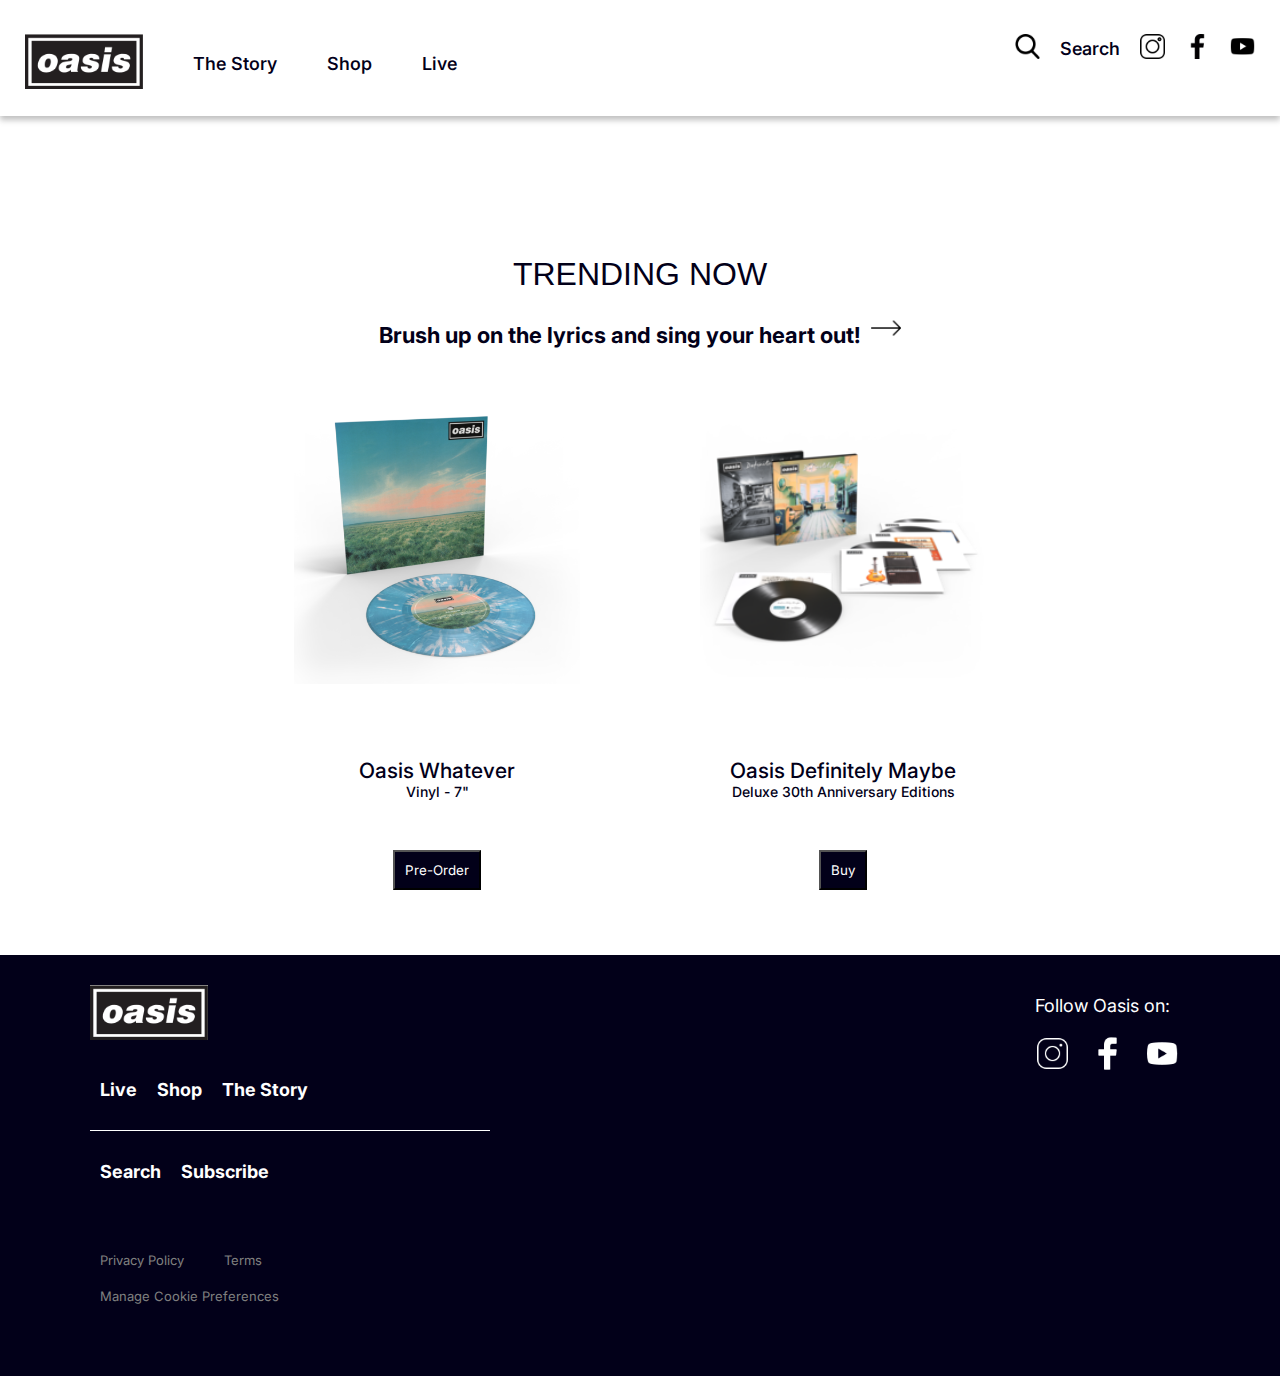
<file: oasis-store-shop.html>
<!DOCTYPE html>
<html lang="es">
<head>
    <meta charset="UTF-8">
    <meta name="viewport" content="width=device-width, initial-scale=1.0">
    <title>Oasis | Store</title>
    <link rel="stylesheet" href="assets/css/oasis-store-style.css">
    <link href="https://fonts.googleapis.com/css2?family=Inter:wght@100;200;300;400;500;600;700;800;900&display=swap" rel="stylesheet">


</head>
<body>
    <header>
        <nav>
        <div class="left-nav">
        <li><a href="index.html" target="_blank"><img class="logooasis" src="assets/images/oasis-logo.png" alt=""></a></li>
        <li><a href="oasis-store-story.html" target="_blank">The Story</a></li>
        <li><a href="oasis-store-shop.html" target="_blank">Shop</a></li>
        <li><a href="index.html" target="_blank">Live</a></li>
        </div>
        <div class="right-nav">
        <li><img class="icono" src="assets/images/lupa-icon.png" alt=""></li>
        <li>Search</li>
        <li><a href="https://www.instagram.com/oasis/" target="_blank"><img class="icono" src="assets/images/instagram-icon.png" alt=""></a></li>
        <li><a href="https://www.facebook.com/OasisOfficial" target="_blank"><img class="icono" src="assets/images/facebook-icon.png" alt=""></a></li>
        <li><a href="https://www.youtube.com/channel/UCUDVBtnOQi4c7E8jebpjc9Q" target="_blank"><img class="icono" src="assets/images/youtube-icon.png" alt=""></a></li>
        </div>
        </nav>
    </header>
<main>
    <div class="selected-collection">
        <div class="message" style="padding-bottom: 30px;">
        <li class="message-title">TRENDING NOW</li>
        <li class="message-text">Brush up on the lyrics and sing your heart out! <img src="assets/images/right-arrow.png" alt="">
        </li>
        </div>
        <div class="selected-product">
        <div class="item">
            <li><img src="assets/images/oasis-whatever.png" alt=""></li>
            <li style="font-size: 21px; padding-bottom: 0%; padding-top: 60px;">Oasis Whatever</li>
            <li style="font-size: 14px; padding-top: 0%; padding-bottom: 50px;">Vinyl - 7"</li>
            <button class="addbasket"><a href="oasis-store-product2.html" target="_blank">Pre-Order</a></>
        </div>
        <div class="item">
            <li><img src="assets/images/productimage2.png" alt=""></li>
            <li style="font-size: 21px; padding-bottom: 0%; padding-top: 60px;">Oasis Definitely Maybe</li>
            <li style="font-size: 14px; padding-top: 0%; padding-bottom: 50px;">Deluxe 30th Anniversary Editions</li>
            <button class="addbasket"><a href="oasis-store-product.html" target="_blank">Buy</a></>
        </div>
        </div>
</main>

<footer>
    
    <div class="footerleft">
        <a href="index.html" target="_blank"><img class="logooasis" src="assets/images/oasis-logo.png" alt=""></a>
        <div class="footlist" style="padding-top: 25px;">
            <li><a href="index.html" target="_blank">Live</a></li>
            <li><a href="oasis-store-shop.html" target="_blank">Shop</a></li>
            <li><a href="oasis-store-story.html" target="_blank">The Story</a></li>
        </div>
        <div class="whiteline"></div>
        <div class="footlist">
            <li>Search</li>
            <li>Subscribe</li>
        </div>
        <div class="terms">
            <div class="top">
                <li>Privacy Policy</li>
                <li>Terms</li>
            </div>
            <li class="bottom">Manage Cookie Preferences</li>
        </div>
    </div>
    
    <div class="footerright">
        <div><li>Follow Oasis on:</li></div>
        <div class="footlist">
            <li><a href="https://www.instagram.com/oasis/" target="_blank"><img class="iconow" src="assets/images/instagram-iconwhite.png" alt=""></a></li>
            <li><a href="https://www.facebook.com/OasisOfficial" target="_blank"><img class="iconow" src="assets/images/facebook-iconwhite.png" alt=""></a></li>
            <li><a href="https://www.youtube.com/channel/UCUDVBtnOQi4c7E8jebpjc9Q" target="_blank"><img class="iconow" src="assets/images/youtube-iconwhite.png" alt=""></a></li>
        </div>
    </div>
    </footer>


</body>
</html>
</file>
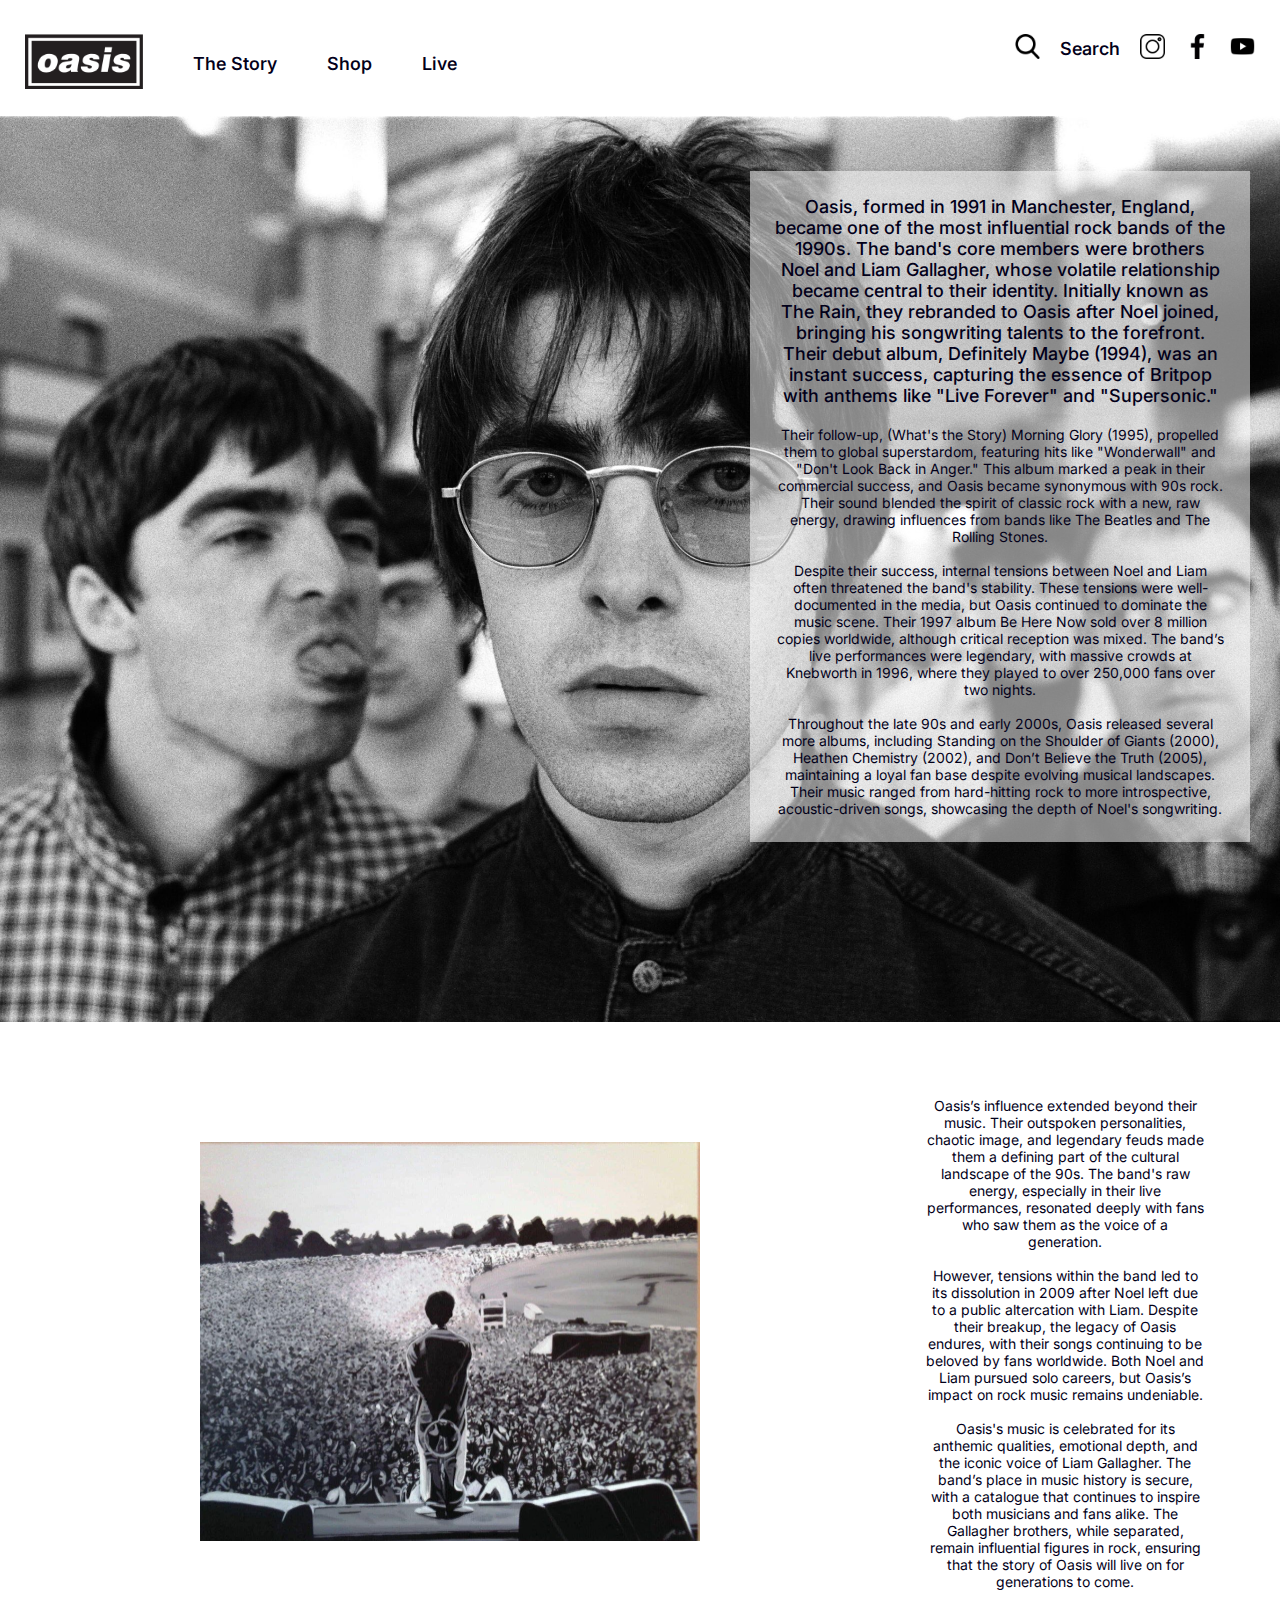
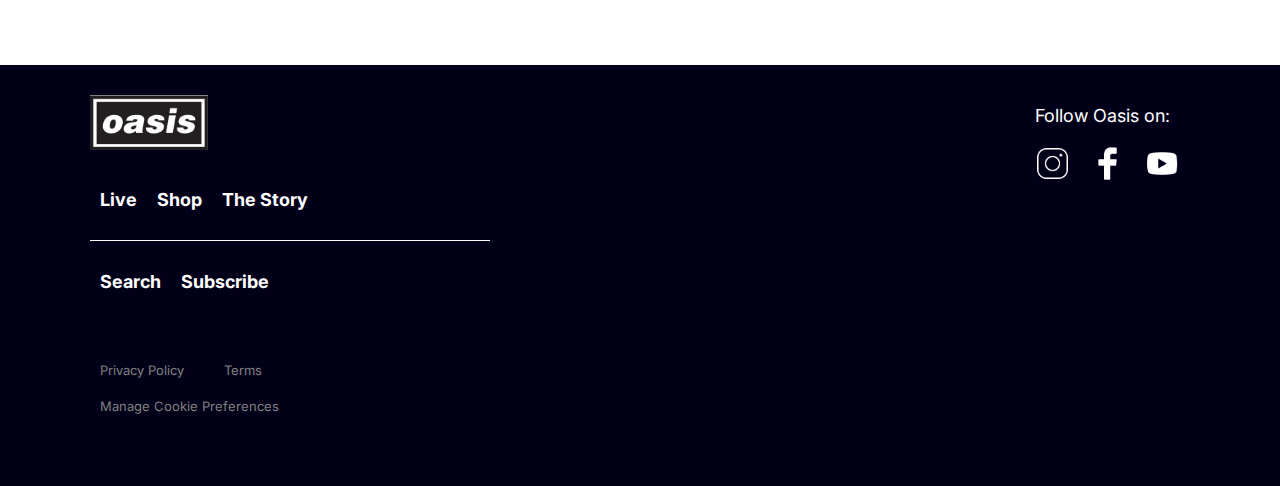
<file: oasis-store-story.html>
<!DOCTYPE html>
<html lang="es">
<head>
    <meta charset="UTF-8">
    <meta name="viewport" content="width=device-width, initial-scale=1.0">
    <title>Oasis | The Story</title>
    <link rel="stylesheet" href="assets/css/oasis-store-style.css">
    <link href="https://fonts.googleapis.com/css2?family=Inter:wght@100;200;300;400;500;600;700;800;900&display=swap" rel="stylesheet">


</head>
<body>
    <header>
        <nav>
        <div class="left-nav">
        <li><a href="index.html" target="_blank"><img class="logooasis" src="assets/images/oasis-logo.png" alt=""></a></li>
        <li><a href="oasis-store-story.html" target="_blank">The Story</a></li>
        <li><a href="oasis-store-shop.html" target="_blank">Shop</a></li>
        <li><a href="index.html" target="_blank">Live</a></li>
        </div>
        <div class="right-nav">
        <li><img class="icono" src="assets/images/lupa-icon.png" alt=""></li>
        <li>Search</li>
        <li><a href="https://www.instagram.com/oasis/" target="_blank"><img class="icono" src="assets/images/instagram-icon.png" alt=""></a></li>
        <li><a href="https://www.facebook.com/OasisOfficial" target="_blank"><img class="icono" src="assets/images/facebook-icon.png" alt=""></a></li>
        <li><a href="https://www.youtube.com/channel/UCUDVBtnOQi4c7E8jebpjc9Q" target="_blank"><img class="icono" src="assets/images/youtube-icon.png" alt=""></a></li>
        </div>
        </nav>
    </header>

    <div class="top-story" style="background-image: url('assets/images/oasis-thestory-final.jpg');">
            <div class="t-s-bckground">
                <div class="t-s-text"><p style="font-size: 18px; font-weight: 500;">Oasis, formed in 1991 in Manchester, England, became one of the most influential rock bands of the 1990s. The 
            band's core members were brothers Noel and Liam Gallagher, whose volatile relationship became central to their 
            identity. Initially known as The Rain, they rebranded to Oasis after Noel joined, bringing his songwriting 
            talents to the forefront. Their debut album, Definitely Maybe (1994), was an instant success, capturing the 
            essence of Britpop with anthems like "Live Forever" and "Supersonic."
            </p> <br>
            <p style="font-size: 14px;">
            Their follow-up, (What's the Story) Morning Glory (1995), propelled them to global superstardom, featuring 
            hits like "Wonderwall" and "Don't Look Back in Anger." This album marked a peak in their commercial success, 
            and Oasis became synonymous with 90s rock. Their sound blended the spirit of classic rock with a new, raw 
            energy, drawing influences from bands like The Beatles and The Rolling Stones.
            <br><br>
            Despite their success, internal tensions between Noel and Liam often threatened the band's stability. These 
            tensions were well-documented in the media, but Oasis continued to dominate the music scene. Their 1997 album 
            Be Here Now sold over 8 million copies worldwide, although critical reception was mixed. The band’s live 
            performances were legendary, with massive crowds at Knebworth in 1996, where they played to over 250,000 fans 
            over two nights.
            <br><br>
            Throughout the late 90s and early 2000s, Oasis released several more albums, including Standing on the 
            Shoulder of Giants (2000), Heathen Chemistry (2002), and Don’t Believe the Truth (2005), maintaining a loyal 
            fan base despite evolving musical landscapes. Their music ranged from hard-hitting rock to more introspective, 
            acoustic-driven songs, showcasing the depth of Noel's songwriting.
            </p>
            </div>
            </div>
    </div>
    <div class="bottom-story">
        <div><img style="width: 500px;" src="assets/images/oasis-knebworth.jpg" alt=""></div>
        <div class="b-s-text"><p>
        Oasis’s influence extended beyond their music. Their outspoken personalities, chaotic image, and legendary feuds made 
        them a defining part of the cultural landscape of the 90s. The band's raw energy, especially in their live performances, 
        resonated deeply with fans who saw them as the voice of a generation.
        <br>
        <br>
        However, tensions within the band led to its dissolution in 2009 after Noel left due to a public altercation with Liam. 
        Despite their breakup, the legacy of Oasis endures, with their songs continuing to be beloved by fans worldwide. Both Noel 
        and Liam pursued solo careers, but Oasis’s impact on rock music remains undeniable.
        <br>
        <br>
        Oasis's music is celebrated for its anthemic qualities, emotional depth, and the iconic voice of Liam Gallagher. The 
        band’s place in music history is secure, with a catalogue that continues to inspire both musicians and fans alike. The 
        Gallagher brothers, while separated, remain influential figures in rock, ensuring that the story of Oasis will live on 
        for generations to come.
        </p></div>
    </div>


    <footer>
    
        <div class="footerleft">
            <a href="index.html" target="_blank"><img class="logooasis" src="assets/images/oasis-logo.png" alt=""></a>
            <div class="footlist" style="padding-top: 25px;">
                <li><a href="index.html" target="_blank">Live</a></li>
                <li><a href="oasis-store-shop.html" target="_blank">Shop</a></li>
                <li><a href="oasis-store-story.html" target="_blank">The Story</a></li>
            </div>
            <div class="whiteline"></div>
            <div class="footlist">
                <li>Search</li>
                <li>Subscribe</li>
            </div>
            <div class="terms">
                <div class="top">
                    <li>Privacy Policy</li>
                    <li>Terms</li>
                </div>
                <li class="bottom">Manage Cookie Preferences</li>
            </div>
        </div>
        
        <div class="footerright">
            <div><li>Follow Oasis on:</li></div>
            <div class="footlist">
                <li><a href="https://www.instagram.com/oasis/" target="_blank"><img class="iconow" src="assets/images/instagram-iconwhite.png" alt=""></a></li>
                <li><a href="https://www.facebook.com/OasisOfficial" target="_blank"><img class="iconow" src="assets/images/facebook-iconwhite.png" alt=""></a></li>
                <li><a href="https://www.youtube.com/channel/UCUDVBtnOQi4c7E8jebpjc9Q" target="_blank"><img class="iconow" src="assets/images/youtube-iconwhite.png" alt=""></a></li>
            </div>
        </div>
        </footer>


</body>
</html>
</file>
<file: assets/css/oasis-store-style.css>
* {
    margin: 0;
    padding: 0;
    box-sizing: border-box;
    font-family: 'Inter', sans-serif;
}

a {
    text-decoration: none;
    color: inherit;
}

body {
    margin: 0;
    padding: 0;
    width: 100%;
}

nav {

    height: 116px;
    padding: 15px;
    padding-bottom: 5px;
    color: #020019;
    width: 100%;
    font-size: 18px;
    font-weight: 550;
    box-shadow: 0 4px 6px rgba(0, 0, 0, 0.254);
    align-content: center;
}

.left-nav {
    display: flex;
    align-items: center;
    float: left;
    gap: 30px;
}

.right-nav {
    display: flex;
    align-items: center;
    justify-items: flex-end;
    float: right;
}

li {
    list-style-type: none;
    padding: 10px;
}

.title {
    font-size: 28px;
}

.logooasis{
    width: 118px;
    height: 55px;
}

.icono {
    width: 25px;
    height: 25px;
}

.iconow {
    width: 35%px;
    height: 35px;
}

main {

    padding: 65px;
    padding-top: 60px;
    color: #020019;
    font-size: 18px;
    
}

footer {
    background-color: #020019;
    font-size: 18px;
    color: white;
    height: 421px;
    width: 100%;
    padding: 30px;
    padding-left: 90px;
    padding-right: 90px;
}

.whiteline {
    height: 1px;
    background-color: white;
    margin: 20px 0; 
    width: 400px; 
}

.footlist {
    display: flex;
    font-weight: bold;
}

.footerleft {
    float: left;
}

.footerright {
    float: right;
}

.terms {

    padding-top: 50px;
    display: flex;
    flex-direction: column;
    height: 100px;
    justify-content: space-between;
    font-size: 13px;
    color: grey;
}

.top {
    display: flex;
    gap: 20px;
}

/* Home Page CSS   */

.home-page {
    width: 100%;
    padding: 0%;
    margin: 0%;
}

.oasis-live1 {
    background-color: #020019;
    display: flex;
    justify-content: center;
    align-items: center;
    padding-bottom: 45px;
}

.oasis-live2 {
    display: flex;
    justify-content: center;
    align-items: center;
    padding: 120px;
}

.oasis-live3 {
    background-color: #020019;
    color: white;
    display: flex;
    justify-content: center;
    align-items: center;
    padding: 65px;
}
.selected-collection-home {
    padding-top: 100px;
}

.message {
    text-align: center;
}

.selected-product {
    display: flex;
    justify-content: center;
    align-items: center;
    text-align: center;
    gap: 100px;
    font-weight: 500;
}

.message-title {
    padding-top: 80px;
    font-size: 32px;
    font-weight: 50000;
    font-family: 'Instrument Sans', sans-serif;
}

.message-text {
    font-size: 22px;
    font-weight: bold;
}

.message-text img {
    height: 30px;
    margin-left: 5px;
}

.visit-store {
    font-size: 16px;
    font-weight: 500;
    text-align: center;
    padding: 0;
    padding-bottom: 30px;
    margin: 0;
}

.visit-store a {
    display: inline-flex;
    align-items: center;
    text-decoration: underline;
    color: inherit;
}

.visit-store img {
    height: 30px;
    margin-left: 5px;
}


.item img {
    width: 286px;
}

.listen {
    padding: 130px;
    padding-left: 70px;
}

.listen p {
    font-size: 30px;
    font-weight: bolder;
}

.listen img {
    width: 263px;
}

.playlist {
    display: flex;
    gap: 55px;

}


/* Product Page CSS */

.pagelayout {
    display: flex;
}

.product-main-img {
    width: 600px;
}

.product-details{
    width: 700px;
    padding-left: 80px;
    font-weight: 300;
}

.blackline {
    height: 1px;
    background-color: rgba(53, 53, 53, 0.412);
    margin: 15px 0; /* Equal spacing above and below */
    width: 620px; 
}

.longblackline {
    height: 1px;
    background-color: rgba(53, 53, 53, 0.412);
    margin: 25px 0;
    width: 100%;
    align-items: center;
    justify-content: center;
}

.product-prices {
    width: 100%; 
    padding: 15px 0; 
}

.price {
    display: flex; 
    justify-content: space-between; 
    margin-bottom: 15px; 
    padding: 10px 0; 
}

.product-details-left {
    float: left;
}

.product-details-right {
    float: right;
    align-items: right;
    text-align: end;
}

button.addbasket {
    
    padding: 10px;
    background-color: #020019;
    color: white;
}

.audiobutton {
    display: flex;
    padding: 10px;
    gap: 10px;
}

.audioformat {
    padding: 5px;
    border: 1px solid black;
    text-align: center;
}

.productdetail2 {
    
    padding: 10px;
    gap: 60px;
    display: flex;
}

.songlist{
    font-size: 16px;
}


/* The Story Page CSS */

.top-story {
    position: relative; 
    background-size: cover; 
    background-image: url('assets/images/oasis-thestory-final.jpg');
    background-position: center; 
    width: 100%; 
    height: 906px;
    padding: 0; 
    padding-top: 5px;
}

.t-s-bckground {
    padding: 50px;
    padding-right: 30px;
}

.t-s-text {
    background-color: rgba(255, 255, 255, 0.521);
    width: 500px;
    float: right;
    align-items: center;
    padding: 25px;
    text-align: center;
    font-size: 16px;
    color: #020019;
    
}

.bottom-story{
    display: flex;
    padding: 50px;
    padding-left: 200px;
    gap: 200px;
    align-items: center;
    color: #020019;
    font-size: 16px;
    font-weight: 400;
}

.b-s-text {
    width: 500px;
    float: right;
    align-items: center;
    padding: 25px;
    text-align: center;
    font-size: 14px;

}
</file>
